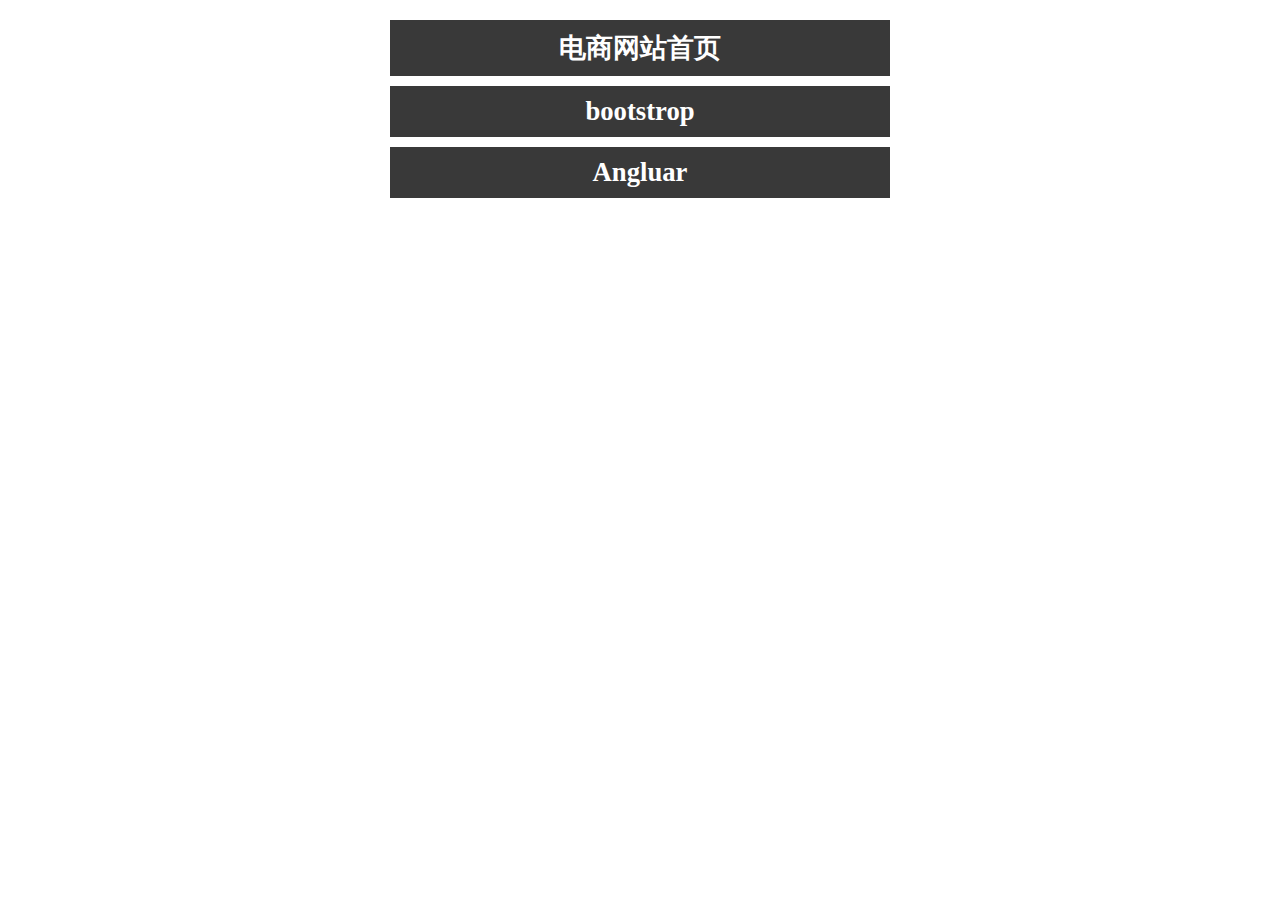
<file: index.html>
<!DOCTYPE html>
<html>
 <head>
	  <title>欢迎观看</title>
	  <meta charset="utf-8" />
	  <link rel="stylesheet" type="text/css" href="">
	  <style>
		div{width:500px;height:500px;margin:20px auto;}
		a{color:#fff;font-size:20pt;cursor:pointer;display:block;margin:10px auto;text-decoration:none;background-color:#393939;padding:10px;font-weight:bold;text-align:center;}
		a:hover{color:#ff5a09;}
	  </style>
 </head>
 <body>
	<div>
		<a href="xhhz.12/1-index.html">电商网站首页</a>
		<a href="gart/index.html">bootstrop</a>
		<a href="cfl-14/index.html">Angluar</a>
	</div>
 </body>
</html>
</file>
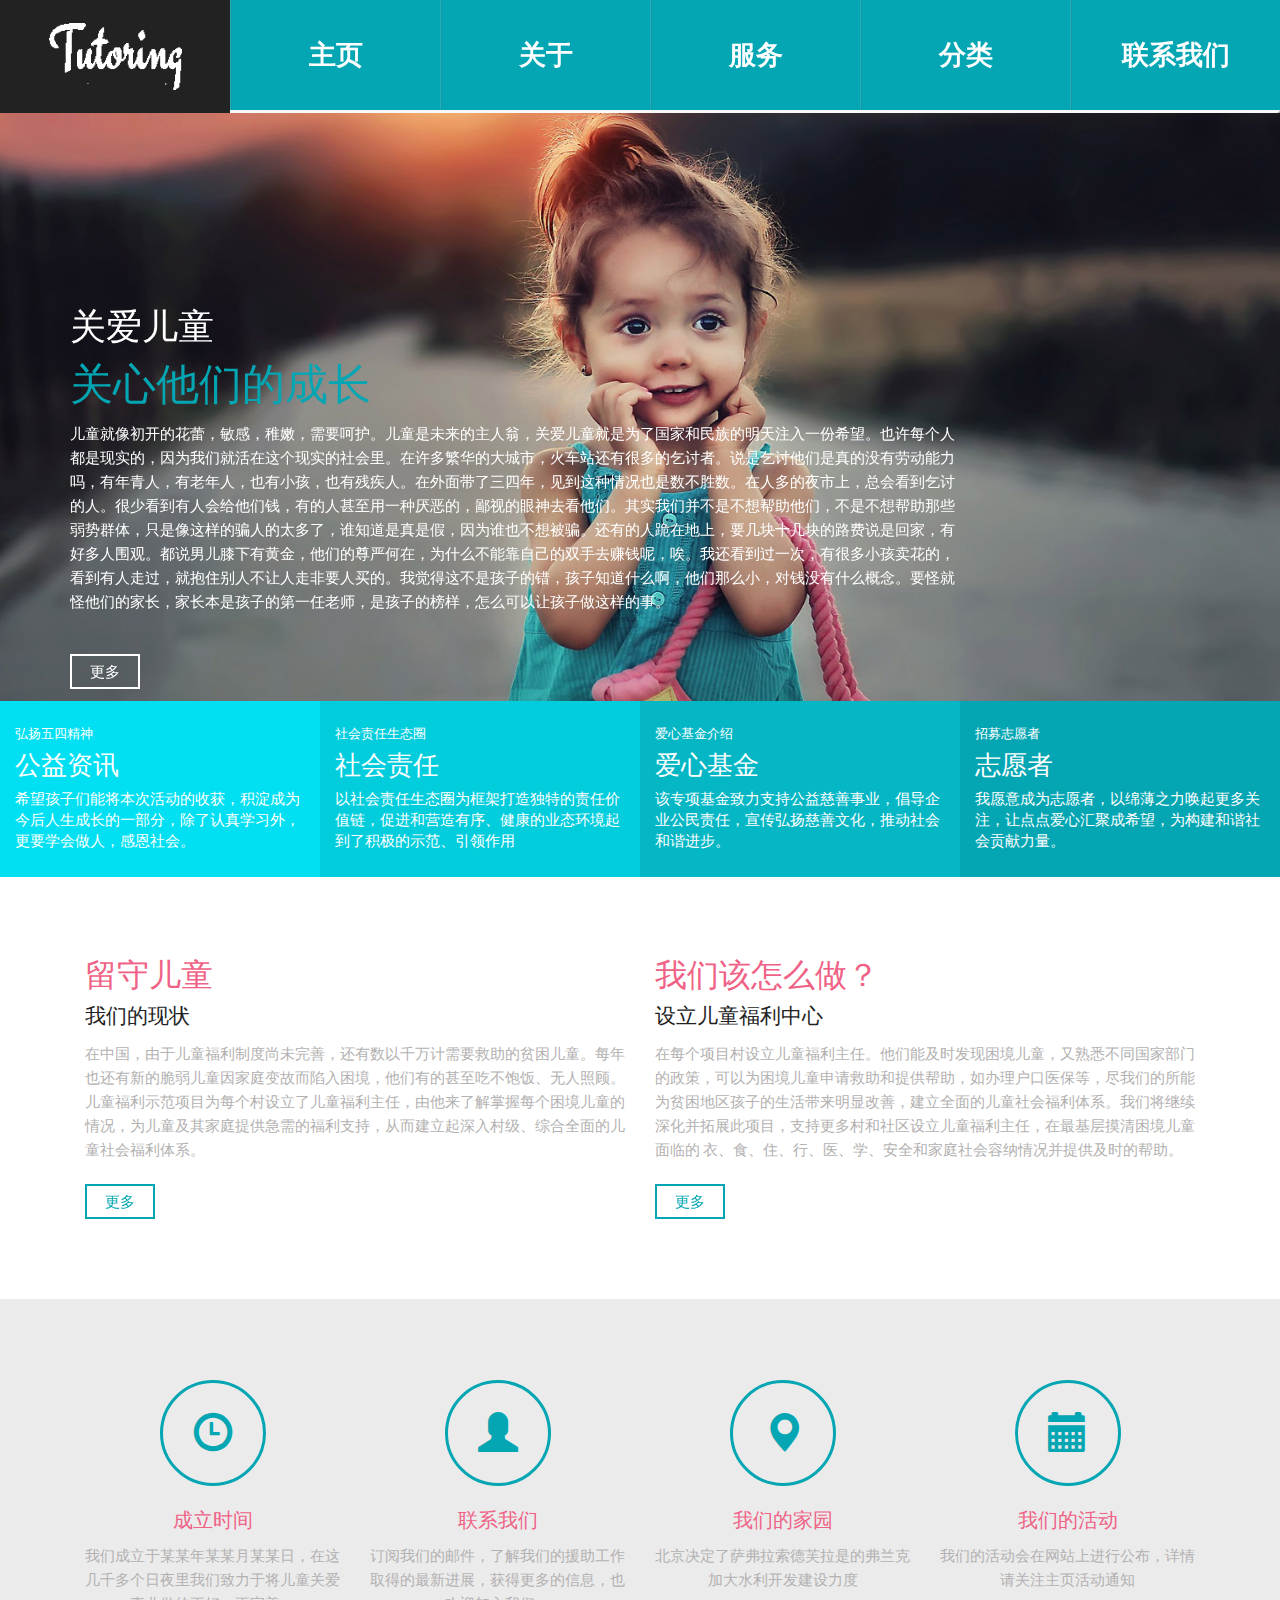
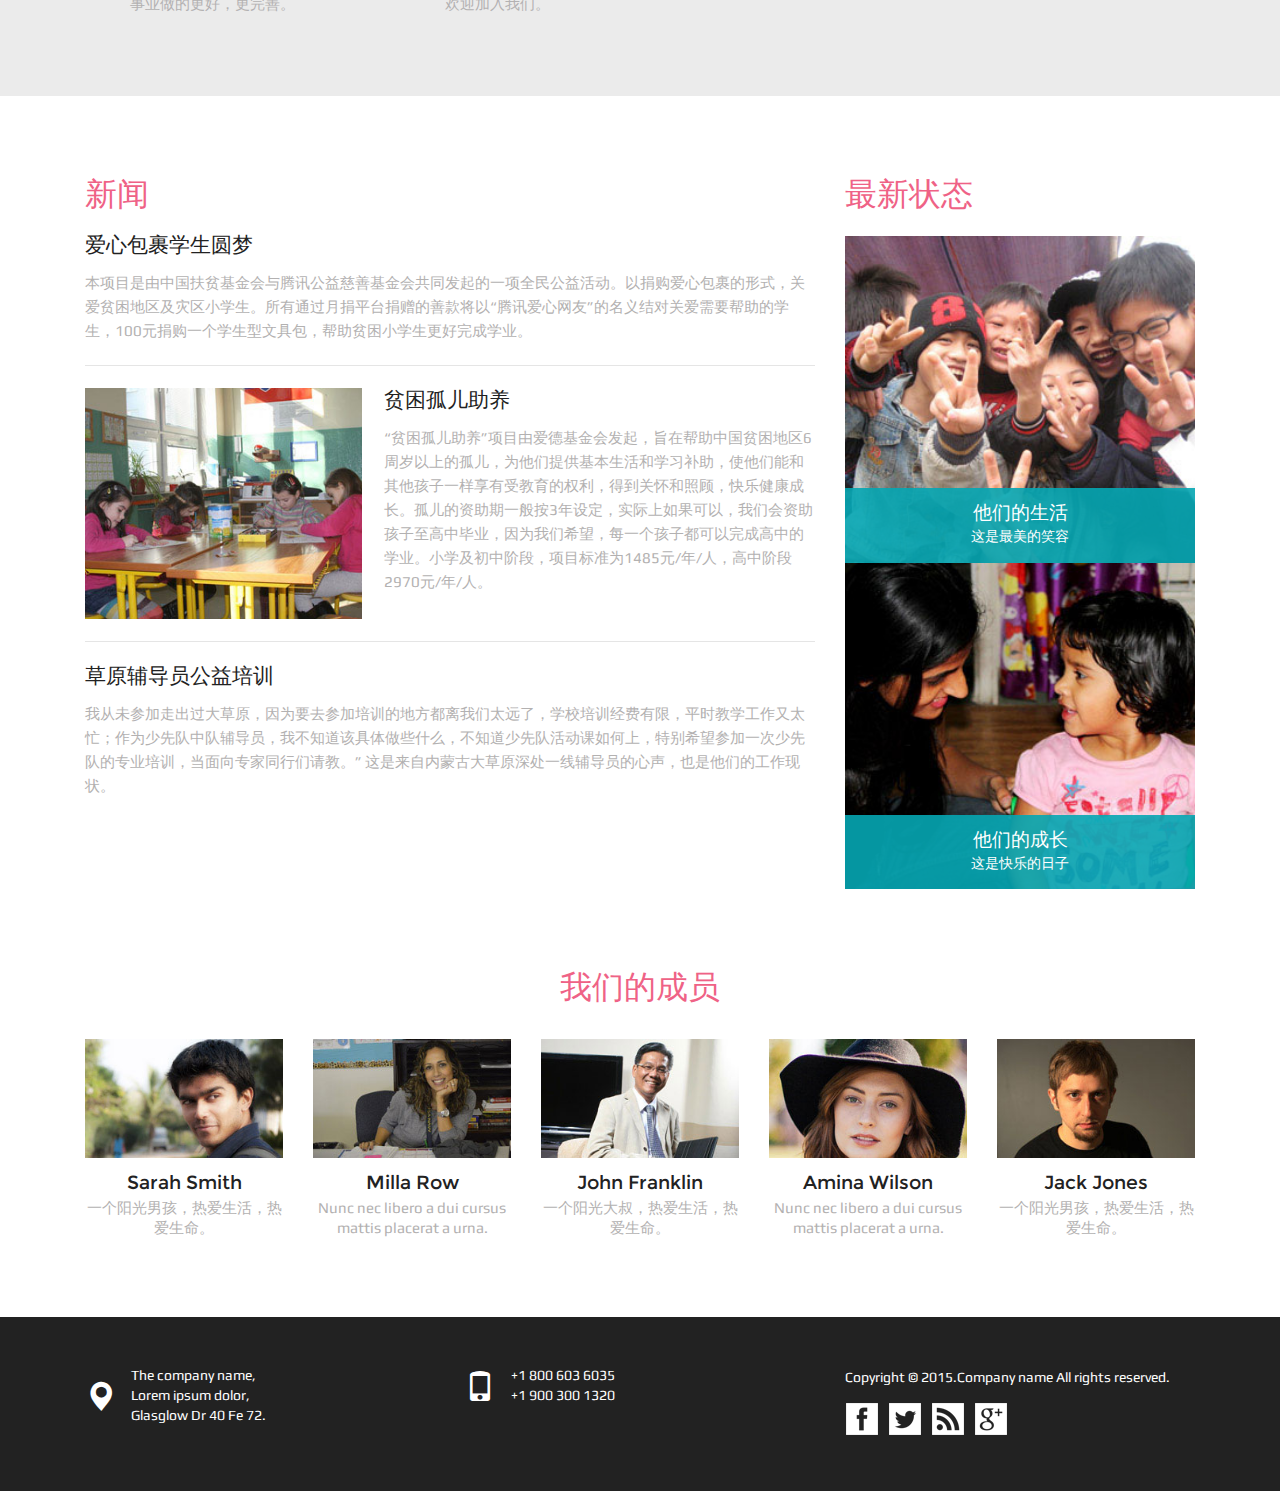
<file: gart/index.html>
<!DOCTYPE html>
<html>
<head>
<title>Home</title>
<meta name="viewport" content="width=device-width, initial-scale=1">
<meta http-equiv="Content-Type" content="text/html; charset=utf-8" />
<meta name="keywords" content="Tutoring Responsive web template, Bootstrap Web Templates, Flat Web Templates" />
<script type="application/x-javascript"> 
	addEventListener("load", function() { setTimeout(hideURLbar, 0); }, false); 
	function hideURLbar(){ window.scrollTo(0,1); }
</script>
<link href="css/bootstrap.css" rel='stylesheet' type='text/css' />
<link href="css/style.css" rel='stylesheet' type='text/css' />
<script src="js/jquery.min.js"></script>
<script src="js/bootstrap.js"></script>
<!---- start-smoth-scrolling---->
<script type="text/javascript" src="js/move-top.js"></script>
<script type="text/javascript" src="js/easing.js"></script>
<script type="text/javascript">
			jQuery(document).ready(function($) {
				$(".scroll").click(function(event){		
					event.preventDefault();
					$('html,body').animate({scrollTop:$(this.hash).offset().top},1000);
				});
			});
		</script>
<!--start-smoth-scrolling-->
</head>
<body>
	<!--头部-->
	<div class="header" id="home">
		<nav class="navbar navbar-default">
			<div class="container-fluid">
			<!-- Brand and toggle get grouped for better mobile display -->
			<div class="navbar-header">
				<button type="button" class="navbar-toggle collapsed" data-toggle="collapse" data-target="#bs-example-navbar-collapse-1" aria-expanded="false">
				<span class="sr-only">Toggle navigation</span>
				<span class="icon-bar"></span>
				<span class="icon-bar"></span>
				<span class="icon-bar"></span>
				</button>
				<a class="navbar-brand" href="index.html"><img src="images/logo.png" alt="" /></a>
			</div>
			<!-- Collect the nav links, forms, and other content for toggling -->
			<div class="collapse navbar-collapse" id="bs-example-navbar-collapse-1">
				<ul class="nav navbar-nav">
					<li class="active"><a href="index.html" class="hvr-bounce-to-top">主页<span class="sr-only">(current)</span></a></li>
					<li><a href="about.html" class="hvr-bounce-to-top">关于</a></li>
					<li><a href="services.html" class="hvr-bounce-to-top">服务</a></li>
					<li><a href="typo.html" class="hvr-bounce-to-top">分类</a></li>
					<li><a href="contact.html" class="hvr-bounce-to-top">联系我们</a></li>
				</ul>
				<div class="clearfix"></div>
			</div>
			</div>
		</nav>
	</div>
	<!--中间轮播-->
	<div class="banner">
		<div class="container">
			<section class="slider">
				<div class="flexslider">
					<ul class="slides">
						<li>
							<div class="banner-top">
								<h1>关爱儿童</h1>
								<h2>关心他们的成长</h2>
								<p>
									儿童就像初开的花蕾，敏感，稚嫩，需要呵护。儿童是未来的主人翁，关爱儿童就是为了国家和民族的明天注入一份希望。也许每个人都是现实的，因为我们就活在这个现实的社会里。在许多繁华的大城市，火车站还有很多的乞讨者。说是乞讨他们是真的没有劳动能力吗，有年青人，有老年人，也有小孩，也有残疾人。在外面带了三四年，见到这种情况也是数不胜数。在人多的夜市上，总会看到乞讨的人。很少看到有人会给他们钱，有的人甚至用一种厌恶的，鄙视的眼神去看他们。其实我们并不是不想帮助他们，不是不想帮助那些弱势群体，只是像这样的骗人的太多了，谁知道是真是假，因为谁也不想被骗。还有的人跪在地上，要几块十几块的路费说是回家，有好多人围观。都说男儿膝下有黄金，他们的尊严何在，为什么不能靠自己的双手去赚钱呢，唉。我还看到过一次，有很多小孩卖花的，看到有人走过，就抱住别人不让人走非要人买的。我觉得这不是孩子的错，孩子知道什么啊，他们那么小，对钱没有什么概念。要怪就怪他们的家长，家长本是孩子的第一任老师，是孩子的榜样，怎么可以让孩子做这样的事。
								</p>
								<div class="bnr-btn">
									<a href="#" class="hvr-shutter-out-horizontal">更多</a>
								</div>
							</div>
						</li>
						<li>
							<div class="banner-top">
								<h1>陪伴儿童</h1>
								<h2>陪伴他们的成长</h2>
								<p>改革开放以来我国的东部沿海城市率先发展起来，人们的生活一天天富足起来。但是在西部山区，有的人却上不起学吃不饱饭，过着衣不蔽体食不果腹的生活。贫富差距是越来越大了，但是我们还是要靠自己的双手过活不是吗？最可恨的是竟然还有出租儿童的，有的人以乞讨为职业，以租一个孩子每月300元，老板却要求孩子每天要来110元，完不成任务不给饭吃，还要皮带伺候。很多被租来的孩子身上青一块紫一块。小孩子每天上千次下跪，膝盖的衣服被磨破，膝盖结了厚厚的老茧。本应享受生活的阳光雨露，依偎在父母的怀里撒娇，可如今却难免让人心生酸楚。这样子的不劳而获，这样的生活又的什么意义呢？自力更生，自己动手丰衣足食难道不是更好吗？</p>
								<div class="bnr-btn">
									<a href="#" class="hvr-shutter-out-horizontal"> 更多</a>
								</div>
							</div>
						</li>
						<li>
							<div class="banner-top">
								<h1>保护儿童</h1>
								<h2>保护他们的天真</h2>
								<p>孩子是祖国的花朵，是七八点钟点的太阳，是我们的希望。每个孩子都应该被宠爱，他们是我们的未来。我们是时候该好好反省自己，好好的保护孩子。每个人都献出一点爱，让世界充满爱，不是更好吗。每个梦想都值得灌溉，眼泪变成雨水就能落下来，每个孩子都应该被宠爱，他们是我们的未来。</p>
								<div class="bnr-btn">
									<a href="#" class="hvr-shutter-out-horizontal">更多</a>
								</div>
							</div>
						</li>
					</ul>
				</div>
			</section>
		</div>
	</div>
	<!--end-banner-->
	<!--FlexSlider-->
	<link rel="stylesheet" href="css/flexslider.css" type="text/css" media="screen" />
	<script defer src="js/jquery.flexslider.js"></script>
	<script type="text/javascript">
    $(window).load(function(){
      $('.flexslider').flexslider({
        animation: "slide",
        start: function(slider){
          $('body').removeClass('loading');
        }
      });
    });
  </script>
	<!--End-slider-script-->	
	<!--start-provide-->
	<div class="provide">
		<div class="col-md-3 provide-left provide-one">
			<h5>弘扬五四精神</h5>
			<h3>公益资讯</h3>
			<p>希望孩子们能将本次活动的收获，积淀成为今后人生成长的一部分，除了认真学习外，更要学会做人，感恩社会。</p>
		</div>
		<div class="col-md-3 provide-left provide-two">
			<h5>社会责任生态圈</h5>
			<h3>社会责任</h3>
			<p>以社会责任生态圈为框架打造独特的责任价值链，促进和营造有序、健康的业态环境起到了积极的示范、引领作用</p>
		</div>
		<div class="col-md-3 provide-left provide-tre">
			<h5>爱心基金介绍</h5>
			<h3>爱心基金</h3>
			<p>该专项基金致力支持公益慈善事业，倡导企业公民责任，宣传弘扬慈善文化，推动社会和谐进步。</p>
		</div>
		<div class="col-md-3 provide-left provide-four">
			<h5>招募志愿者</h5>
			<h3>志愿者</h3>
			<p> 我愿意成为志愿者，以绵薄之力唤起更多关注，让点点爱心汇聚成希望，为构建和谐社会贡献力量。</p>
		</div>
		<div class="clearfix"></div>
	</div>
	<!--end-provide-->
	<!--start-welcome-->
	<div class="welcome">
		<div class="container">
			<div class="welcome-top">
				<div class="col-md-6 welcome-left">
					<h3>留守儿童</h3>
					<h4>我们的现状</h4>
					<p>在中国，由于儿童福利制度尚未完善，还有数以千万计需要救助的贫困儿童。每年也还有新的脆弱儿童因家庭变故而陷入困境，他们有的甚至吃不饱饭、无人照顾。儿童福利示范项目为每个村设立了儿童福利主任，由他来了解掌握每个困境儿童的情况，为儿童及其家庭提供急需的福利支持，从而建立起深入村级、综合全面的儿童社会福利体系。
					</p>
					<div class="w-btn">
						<a href="#" class="hvr-shutter-out-horizontal">更多</a>
					</div>
				</div>
				<div class="col-md-6 welcome-left">
					<h3>我们该怎么做？</h3>
					<h4>设立儿童福利中心</h4>
					<p>在每个项目村设立儿童福利主任。他们能及时发现困境儿童，又熟悉不同国家部门的政策，可以为困境儿童申请救助和提供帮助，如办理户口医保等，尽我们的所能为贫困地区孩子的生活带来明显改善，建立全面的儿童社会福利体系。我们将继续深化并拓展此项目，支持更多村和社区设立儿童福利主任，在最基层摸清困境儿童面临的 衣、食、住、行、医、学、安全和家庭社会容纳情况并提供及时的帮助。</p>
					<div class="w-btn">
						<a href="#" class="hvr-shutter-out-horizontal">更多</a>
					</div>
				</div>
				<div class="clearfix"></div>
			</div>
		</div>
	</div>
	<!--end-welcome-->
	<!--start-join-->
	<div class="join">
		<div class="container">
			<div class="join-main">
				<div class="col-md-3 join-left">
					<span class="glyphicon glyphicon-time" aria-hidden="true"></span>
					<h4>成立时间</h4>
					<p>我们成立于某某年某某月某某日，在这几千多个日夜里我们致力于将儿童关爱事业做的更好，更完善。</p>
				</div>
				<div class="col-md-3 join-left">
					<span class="glyphicon glyphicon-user" aria-hidden="true"></span>
					<h4>联系我们</h4>
					<p>订阅我们的邮件，了解我们的援助工作取得的最新进展，获得更多的信息，也欢迎加入我们。</p>
				</div>
				<div class="col-md-3 join-left">
					<span class="glyphicon glyphicon-map-marker" aria-hidden="true"></span>
					<h4>我们的家园</h4>
					<p>北京决定了萨弗拉索德芙拉是的弗兰克加大水利开发建设力度</p>
				</div>
				<div class="col-md-3 join-left">
					<span class="glyphicon glyphicon-calendar" aria-hidden="true"></span>
					<h4>我们的活动</h4>
					<p>我们的活动会在网站上进行公布，详情请关注主页活动通知</p>
				</div>
				<div class="clearfix"></div>
			</div>
		</div>
	</div>
	<!--end-join-->
	<!--start-news-->
	<div class="news">
		<div class="container">
			<div class="news-top">
				<div class="col-md-8 news-left">
					<div class="news-heading">
						<h3>新闻</h3>
					</div>
					<div class="news-bottom">
						<h4>爱心包裹学生圆梦</h4>
						<p>本项目是由中国扶贫基金会与腾讯公益慈善基金会共同发起的一项全民公益活动。以捐购爱心包裹的形式，关爱贫困地区及灾区小学生。所有通过月捐平台捐赠的善款将以“腾讯爱心网友”的名义结对关爱需要帮助的学生，100元捐购一个学生型文具包，帮助贫困小学生更好完成学业。 </p>
						<div class="news-one">
							<div class="news-one-left">
								<img src="images/n-1.jpg" alt="" />
							</div>
							<div class="news-one-right">
								<h4>贫困孤儿助养</h4>
								<p>“贫困孤儿助养”项目由爱德基金会发起，旨在帮助中国贫困地区6周岁以上的孤儿，为他们提供基本生活和学习补助，使他们能和其他孩子一样享有受教育的权利，得到关怀和照顾，快乐健康成长。孤儿的资助期一般按3年设定，实际上如果可以，我们会资助孩子至高中毕业，因为我们希望，每一个孩子都可以完成高中的学业。小学及初中阶段，项目标准为1485元/年/人，高中阶段2970元/年/人。</p>
							</div>
							<div class="clearfix"></div>
						</div>
						<div class="news-one">
							<h4> 草原辅导员公益培训</h4>
							<p>我从未参加走出过大草原，因为要去参加培训的地方都离我们太远了，学校培训经费有限，平时教学工作又太忙；作为少先队中队辅导员，我不知道该具体做些什么，不知道少先队活动课如何上，特别希望参加一次少先队的专业培训，当面向专家同行们请教。”
							这是来自内蒙古大草原深处一线辅导员的心声，也是他们的工作现状。</p>
						</div>
					</div>
				</div>
				<div class="col-md-4 news-right">
					<div class="news-heading">
						<h3>最新状态</h3>
					</div>
					<div class="news-btm">
						<div class="news-1">
							<img src="images/n-2.jpg" alt="" />
							<div class="n-1">
								<h5>他们的生活</h5>
								<p>这是最美的笑容</p>
							</div>
						</div>
						<div class="news-1">
							<img src="images/n-3.jpg" alt="" />
							<div class="n-1">
								<h5>他们的成长</h5>
								<p>这是快乐的日子</p>
							</div>
						</div>
					</div>
				</div>
				<div class="clearfix"></div>
			</div>
		</div>
	</div>
	<!--end-news-->
	<!--start-teacher-->
	<div class="teacher">
		<div class="container">
			<div class="teacher-top">
				<h3>我们的成员</h3>
			</div>
			<div class="teacher-main">
				<div class="teacher-left">
					<img src="images/t-1.jpg" alt="" />
					<h4>Sarah Smith</h4>
					<p>一个阳光男孩，热爱生活，热爱生命。</p>
				</div>
				<div class="teacher-left">
					<img src="images/t-2.jpg" alt="" />
					<h4>Milla Row</h4>
					<p>Nunc nec libero a dui cursus mattis placerat a urna.</p>
				</div>
				<div class="teacher-left">
					<img src="images/t-3.jpg" alt="" />
					<h4>John Franklin</h4>
					<p>一个阳光大叔，热爱生活，热爱生命。</p>
				</div>
				<div class="teacher-left">
					<img src="images/t-4.jpg" alt="" />
					<h4>Amina Wilson</h4>
					<p>Nunc nec libero a dui cursus mattis placerat a urna.</p>
				</div>
				<div class="teacher-left">
					<img src="images/t-5.jpg" alt="" />
					<h4>Jack Jones</h4>
					<p>一个阳光男孩，热爱生活，热爱生命。</p>
				</div>
				<div class="clearfix"></div>
			</div>
		</div>
	</div>
	<!--end-teacher-->
	<!--start-footer-->
	<div class="footer">
		<div class="container">
			<div class="footer-main">
				<div class="col-md-4 footer-left">
					<span class="glyphicon glyphicon-map-marker map-marker" aria-hidden="true"></span>
					<p>The company name, <span>Lorem ipsum dolor,</span> Glasglow Dr 40 Fe 72.</p>
				</div>
				<div class="col-md-4 footer-left">
					<span class="glyphicon glyphicon-phone map-marker" aria-hidden="true"></span>
					<p>+1 800 603 6035 <span>+1 900 300 1320</span> </p>
				</div>
				<div class="col-md-4 footer-left">
					<p class="footer-class">Copyright &copy; 2015.Company name All rights reserved.</p>
					<ul>
						<li><a href="#"><span class="fb"></span></a></li>
						<li><a href="#"><span class="twit"></span></a></li>
						<li><a href="#"><span class="rss"></span></a></li>
						<li><a href="#"><span class="ggl"></span></a></li>
					</ul>
				</div>
				<div class="clearfix"></div>
			</div>
		</div>
		<script type="text/javascript">
									$(document).ready(function() {
										/*
										var defaults = {
								  			containerID: 'toTop', // fading element id
											containerHoverID: 'toTopHover', // fading element hover id
											scrollSpeed: 1200,
											easingType: 'linear' 
								 		};
										*/
										
										$().UItoTop({ easingType: 'easeOutQuart' });
										
									});
								</script>
		<a href="#home" id="toTop" class="scroll" style="display: block;"> <span id="toTopHover" style="opacity: 1;"> </span></a>
	</div>
	<!--end-footer-->
</body>
</html>
</file>
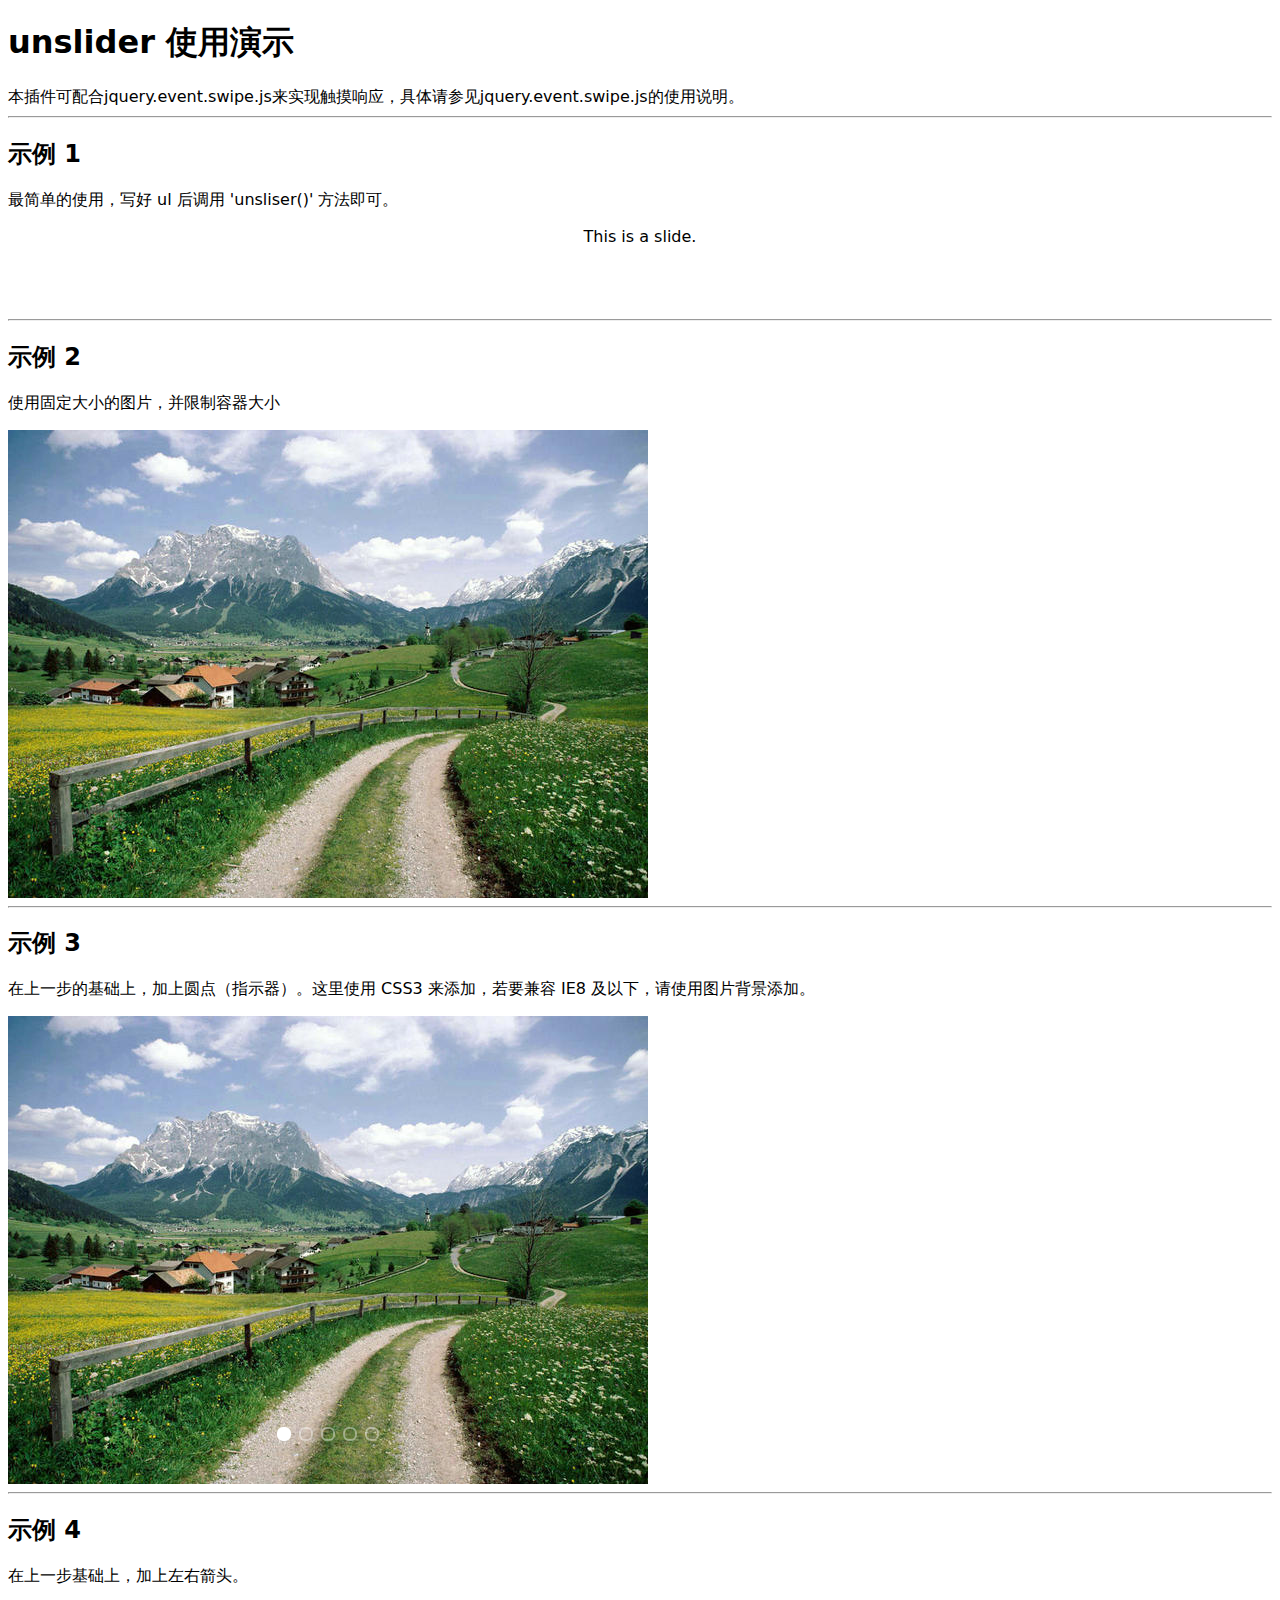
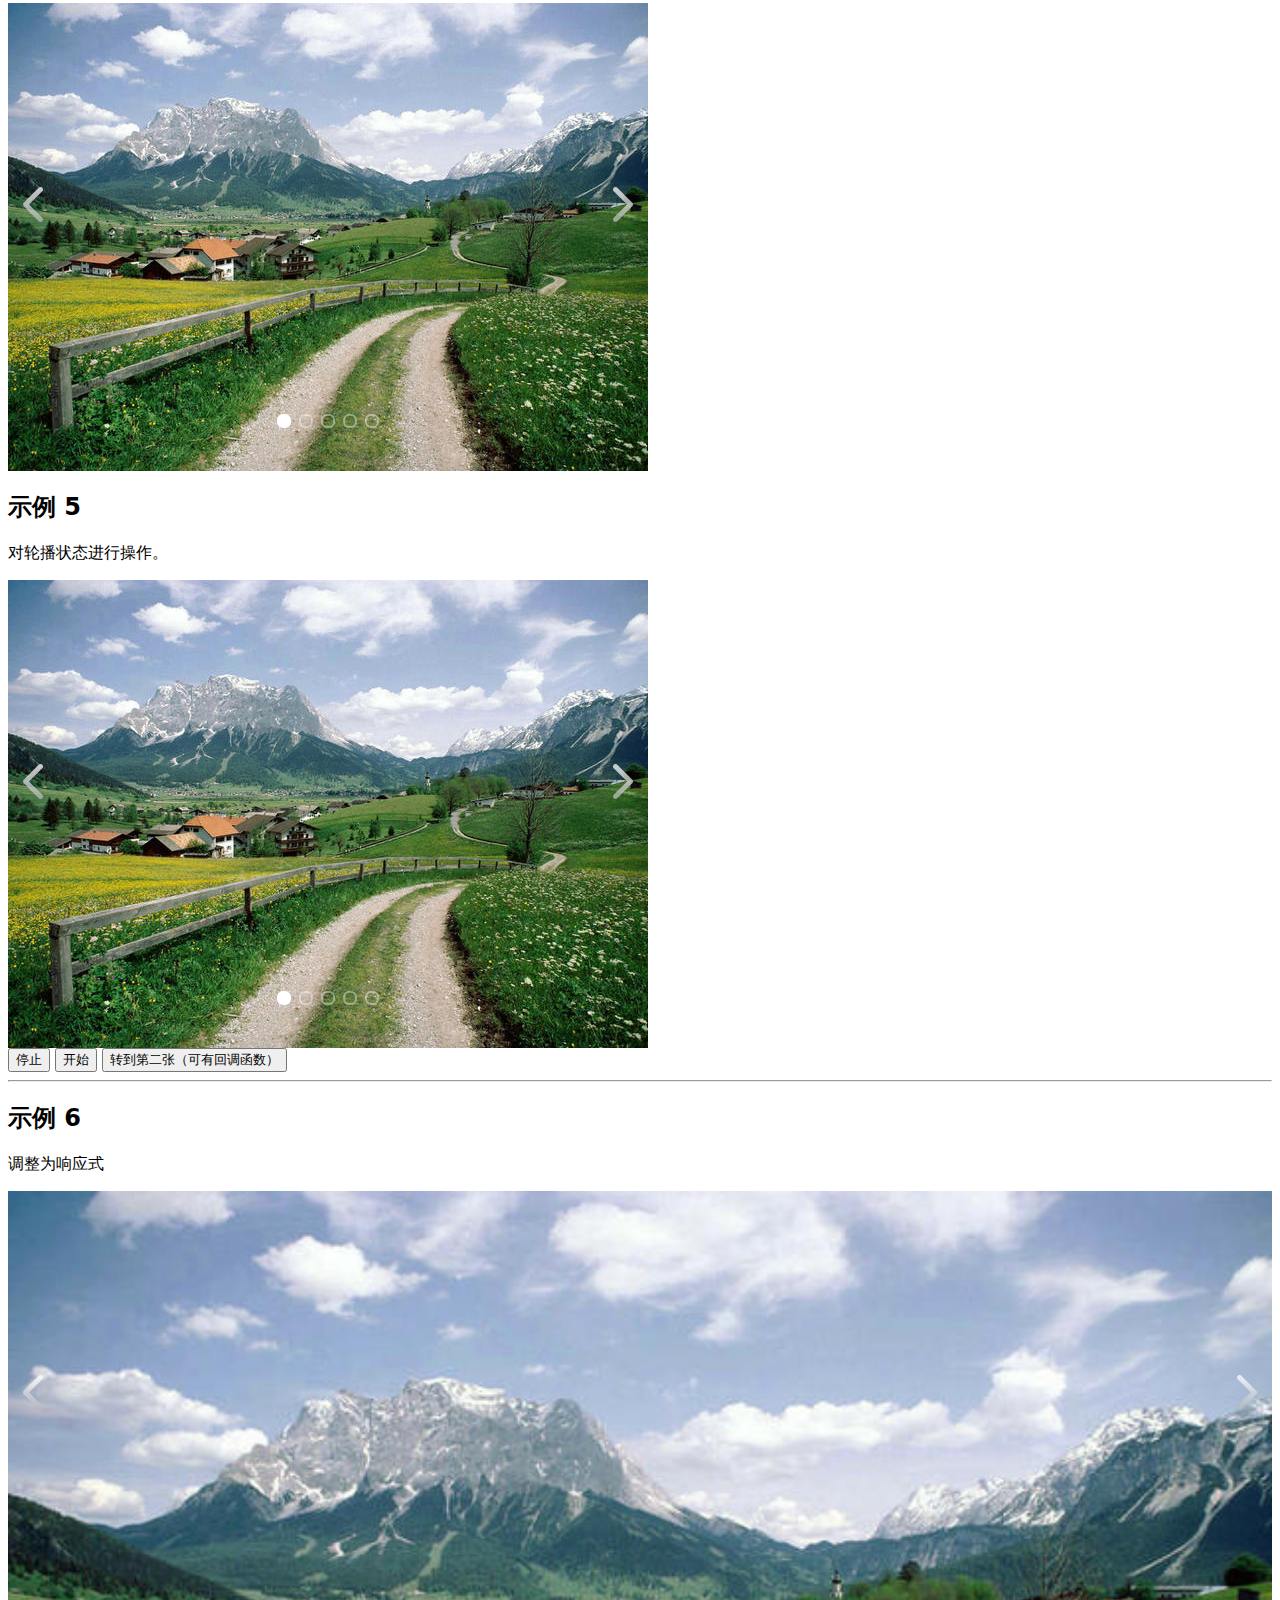
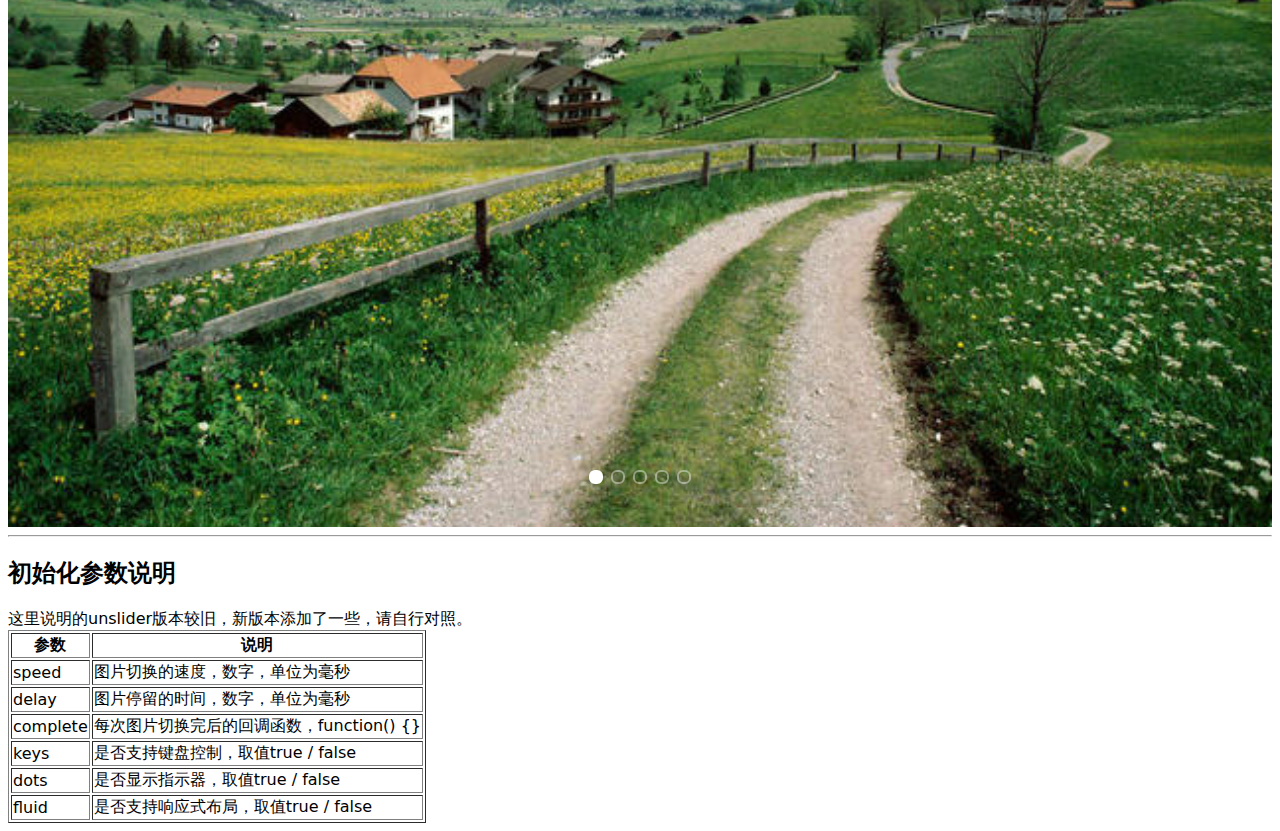
<file: xhhz.12/unslider/index.html>
<!doctype html>
<html>
<head>
<meta charset="utf-8">
<title>unslider演示</title>
<script src="jquery-1.11.1.min.js"></script>
<script src="unslider.min.js"></script>
<style>
html, body { font-family: Segoe, "Segoe UI", "DejaVu Sans", "Trebuchet MS", Verdana, sans-serif;}
ul, ol { padding: 0;}

.banner { position: relative; overflow: auto; text-align: center;}
.banner li { list-style: none; }
.banner ul li { float: left; }
</style>
</head>

<body>

<h1>unslider 使用演示</h1>
<span>本插件可配合jquery.event.swipe.js来实现触摸响应，具体请参见jquery.event.swipe.js的使用说明。</span>
<hr>

<!-- example_01 begin -->
<h2>示例 1</h2>
<span>最简单的使用，写好 ul 后调用 'unsliser()' 方法即可。</span>

<style>
#b01 ul li { height: 100px;}
</style>

<div class="banner" id="b01">
    <ul>
        <li>This is a slide.</li>
        <li>This is another slide.</li>
        <li>This is a final slide.</li>
    </ul>
</div>

<script>
$(document).ready(function(e) {
    $('#b01').unslider();
});
</script>
<!-- example_01 end -->

<hr>

<!-- example_02 begin -->
<h2>示例 2</h2>
<span>使用固定大小的图片，并限制容器大小</span>

<style>
#b02 { width: 640px;}
</style>

<div class="banner" id="b02">
    <ul>
        <li><img src="01.jpg" alt="" width="640" height="480" ></li>
        <li><img src="02.jpg" alt="" width="640" height="480" ></li>
        <li><img src="03.jpg" alt="" width="640" height="480" ></li>
        <li><img src="04.jpg" alt="" width="640" height="480" ></li>
        <li><img src="05.jpg" alt="" width="640" height="480" ></li>
    </ul>
</div>

<script>
$(document).ready(function(e) {
    $('#b02').unslider();
});
</script>
<!-- example_02 end -->

<hr>

<!-- example_03 begin -->
<h2>示例 3</h2>
<span>在上一步的基础上，加上圆点（指示器）。这里使用 CSS3 来添加，若要兼容 IE8 及以下，请使用图片背景添加。</span>

<style>
#b03 { width: 640px;}
#b03 .dots { position: absolute; left: 0; right: 0; bottom: 20px;}
#b03 .dots li 
{ 
	display: inline-block; 
	width: 10px; 
	height: 10px; 
	margin: 0 4px; 
	text-indent: -999em; 
	border: 2px solid #fff; 
	border-radius: 6px; 
	cursor: pointer; 
	opacity: .4; 
	-webkit-transition: background .5s, opacity .5s; 
	-moz-transition: background .5s, opacity .5s; 
	transition: background .5s, opacity .5s;
}
#b03 .dots li.active 
{
	background: #fff;
	opacity: 1;
}
</style>

<div class="banner" id="b03">
    <ul>
        <li><img src="01.jpg" alt="" width="640" height="480" ></li>
        <li><img src="02.jpg" alt="" width="640" height="480" ></li>
        <li><img src="03.jpg" alt="" width="640" height="480" ></li>
        <li><img src="04.jpg" alt="" width="640" height="480" ></li>
        <li><img src="05.jpg" alt="" width="640" height="480" ></li>
    </ul>
</div>

<script>
$(document).ready(function(e) {
    $('#b03').unslider({
		dots: true
	});
});
</script>
<!-- example_03 end -->

<hr>

<!-- example_04 begin -->
<h2>示例 4</h2>
<span>在上一步基础上，加上左右箭头。</span>

<style>
#b04 { width: 640px;}
#b04 .dots { position: absolute; left: 0; right: 0; bottom: 20px;}
#b04 .dots li 
{ 
	display: inline-block; 
	width: 10px; 
	height: 10px; 
	margin: 0 4px; 
	text-indent: -999em; 
	border: 2px solid #fff; 
	border-radius: 6px; 
	cursor: pointer; 
	opacity: .4; 
	-webkit-transition: background .5s, opacity .5s; 
	-moz-transition: background .5s, opacity .5s; 
	transition: background .5s, opacity .5s;
}
#b04 .dots li.active 
{
	background: #fff;
	opacity: 1;
}
#b04 .arrow { position: absolute; top: 200px;}
#b04 #al { left: 15px;}
#b04 #ar { right: 15px;}
</style>

<div class="banner" id="b04">
    <ul>
        <li><img src="01.jpg" alt="" width="640" height="480" ></li>
        <li><img src="02.jpg" alt="" width="640" height="480" ></li>
        <li><img src="03.jpg" alt="" width="640" height="480" ></li>
        <li><img src="04.jpg" alt="" width="640" height="480" ></li>
        <li><img src="05.jpg" alt="" width="640" height="480" ></li>
    </ul>
    <a href="javascript:void(0);" class="unslider-arrow04 prev"><img class="arrow" id="al" src="arrowl.png" alt="prev" width="20" height="35"></a>
    <a href="javascript:void(0);" class="unslider-arrow04 next"><img class="arrow" id="ar" src="arrowr.png" alt="next" width="20" height="37"></a>
</div>

<script>
$(document).ready(function(e) {
    var unslider04 = $('#b04').unslider({
		dots: true
	}),
	data04 = unslider04.data('unslider');
	
	$('.unslider-arrow04').click(function() {
        var fn = this.className.split(' ')[1];
        data04[fn]();
    });
});
</script>
<!-- example_04 end -->

<!-- example_05 begin -->
<h2>示例 5</h2>
<span>对轮播状态进行操作。</span>

<style>
#b05 { width: 640px;}
#b05 .dots { position: absolute; left: 0; right: 0; bottom: 20px;}
#b05 .dots li 
{ 
	display: inline-block; 
	width: 10px; 
	height: 10px; 
	margin: 0 4px; 
	text-indent: -999em; 
	border: 2px solid #fff; 
	border-radius: 6px; 
	cursor: pointer; 
	opacity: .4; 
	-webkit-transition: background .5s, opacity .5s; 
	-moz-transition: background .5s, opacity .5s; 
	transition: background .5s, opacity .5s;
}
#b05 .dots li.active 
{
	background: #fff;
	opacity: 1;
}
#b05 .arrow { position: absolute; top: 200px;}
#b05 #al { left: 15px;}
#b05 #ar { right: 15px;}
</style>

<div class="banner" id="b05">
    <ul>
        <li><img src="01.jpg" alt="" width="640" height="480" ></li>
        <li><img src="02.jpg" alt="" width="640" height="480" ></li>
        <li><img src="03.jpg" alt="" width="640" height="480" ></li>
        <li><img src="04.jpg" alt="" width="640" height="480" ></li>
        <li><img src="05.jpg" alt="" width="640" height="480" ></li>
    </ul>
    <a href="javascript:void(0);" class="unslider-arrow05 prev"><img class="arrow" id="al" src="arrowl.png" alt="prev" width="20" height="35"></a>
    <a href="javascript:void(0);" class="unslider-arrow05 next"><img class="arrow" id="ar" src="arrowr.png" alt="next" width="20" height="37"></a>
</div>

<button id="stop">停止</button>
<button id="start">开始</button>
<button id="move">转到第二张（可有回调函数）</button>

<script>
$(document).ready(function(e) {
    var unslider05 = $('#b05').unslider({
		dots: true
	}),
	data05 = unslider05.data('unslider');
	
	$('.unslider-arrow05').click(function() {
        var fn = this.className.split(' ')[1];
        data05('unslider')[fn]();
    });
	
	$("#stop").click(function() {
		data05.stop();
	});
	
	$("#start").click(function() {
		data05.start();
	});
	
	$("#move").click(function() {
		data05.move(1, function() {});
	});
});
</script>
<!-- example_04 end -->

<hr>

<!-- example_06 begin -->
<h2>示例 6</h2>
<span>调整为响应式</span>

<style>
#b06 { width: 640px;}
#b06 .dots { position: absolute; left: 0; right: 0; bottom: 20px;}
#b06 .dots li 
{ 
	display: inline-block; 
	width: 10px; 
	height: 10px; 
	margin: 0 4px; 
	text-indent: -999em; 
	border: 2px solid #fff; 
	border-radius: 6px; 
	cursor: pointer; 
	opacity: .4; 
	-webkit-transition: background .5s, opacity .5s; 
	-moz-transition: background .5s, opacity .5s; 
	transition: background .5s, opacity .5s;
}
#b06 .dots li.active 
{
	background: #fff;
	opacity: 1;
}
#b06 .arrow { position: absolute; top: 200px;}
#b06 #al { left: 15px;}
#b06 #ar { right: 15px;}
</style>

<div class="banner" id="b06">
    <ul>
        <li><img class="sliderimg" src="01.jpg" alt="" width="100%" ></li>
        <li><img class="sliderimg" src="02.jpg" alt="" width="100%" ></li>
        <li><img class="sliderimg" src="03.jpg" alt="" width="100%" ></li>
        <li><img class="sliderimg" src="04.jpg" alt="" width="100%" ></li>
        <li><img class="sliderimg" src="05.jpg" alt="" width="100%" ></li>
    </ul>
    <a href="javascript:void(0);" class="unslider-arrow06 prev"><img class="arrow" id="al" src="arrowl.png" alt="prev" width="20" height="35"></a>
    <a href="javascript:void(0);" class="unslider-arrow06 next"><img class="arrow" id="ar" src="arrowr.png" alt="next" width="20" height="37"></a>
</div>

<script>
function imgReload()
{
	var imgHeight = 0;
	var wtmp = $("body").width();
	$("#b06 ul li").each(function(){
        $(this).css({width:wtmp + "px"});
    });
	$(".sliderimg").each(function(){
		$(this).css({width:wtmp + "px"});
		imgHeight = $(this).height();
	});
}

$(window).resize(function(){imgReload();});

$(document).ready(function(e) {
	imgReload();
    var unslider06 = $('#b06').unslider({
		dots: true,
		fluid: true
	}),
	data06 = unslider06.data('unslider');
	
	$('.unslider-arrow06').click(function() {
        var fn = this.className.split(' ')[1];
        data06[fn]();
    });
});
</script>
<!-- example_06 end -->

<hr>

<h2>初始化参数说明</h2>
<span>这里说明的unslider版本较旧，新版本添加了一些，请自行对照。</span>
<table border="1">
	<thead>
    	<th>参数</th><th>说明</th>
    </thead>
    <tbody>
    	<tr>
    		<td>speed</td>
    		<td>图片切换的速度，数字，单位为毫秒</td>
    	</tr>
    	<tr>
    		<td>delay</td>
    		<td>图片停留的时间，数字，单位为毫秒</td>
    	</tr>
    	<tr>
    		<td>complete</td>
    		<td>每次图片切换完后的回调函数，function() {}</td>
    	</tr>
    	<tr>
    		<td>keys</td>
    		<td>是否支持键盘控制，取值true / false</td>
    	</tr>
    	<tr>
    		<td>dots</td>
    		<td>是否显示指示器，取值true / false</td>
    	</tr>
    	<tr>
    		<td>fluid</td>
    		<td>是否支持响应式布局，取值true / false</td>
    	</tr>
    </tbody>
</table>
</body>
</html>
</file>
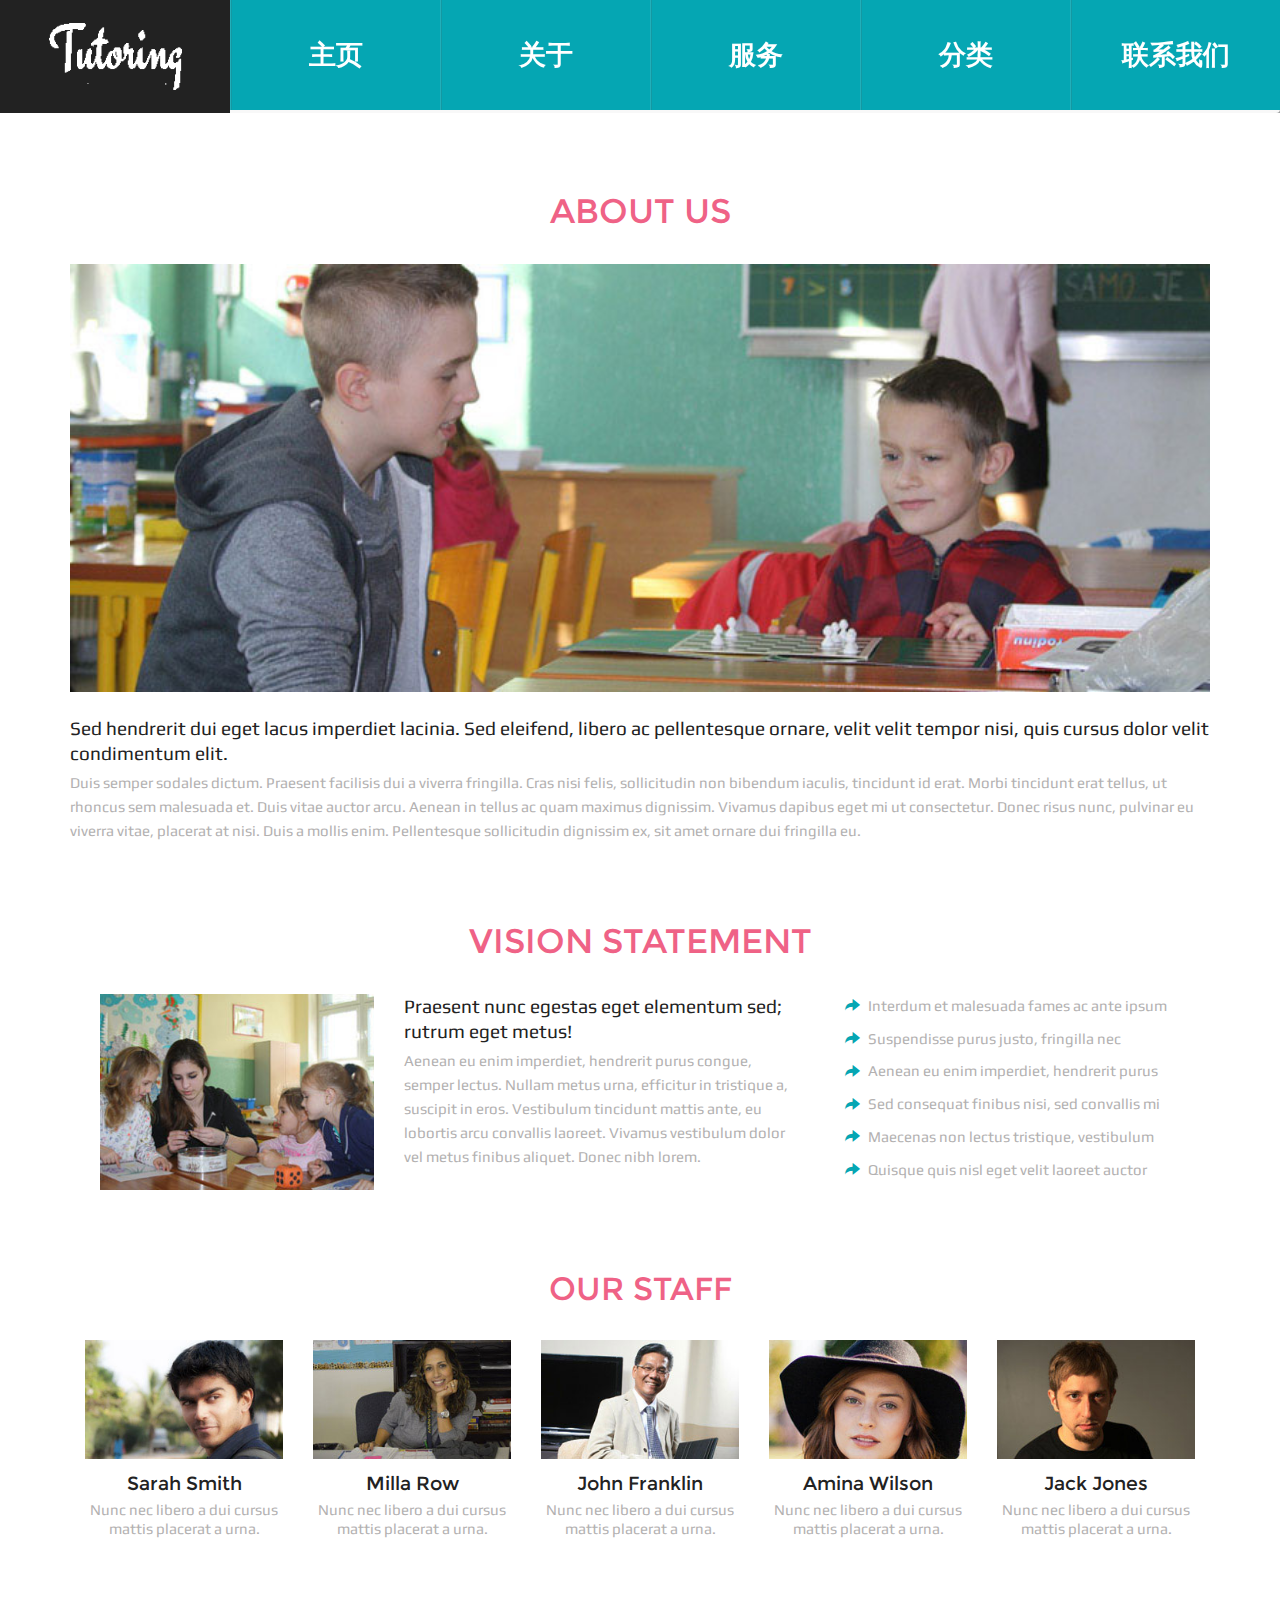
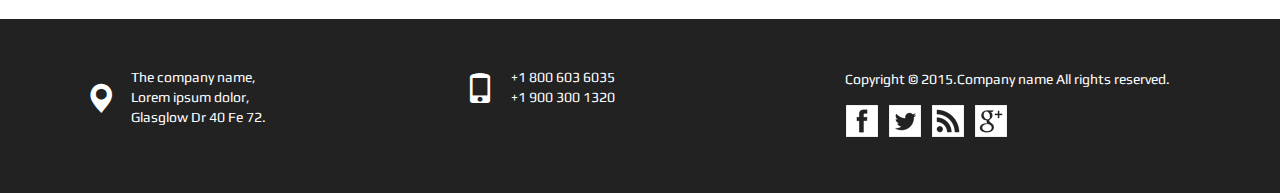
<file: gart/about.html>
<!DOCTYPE html>
<html>
<head>
<title>About</title>
<meta name="viewport" content="width=device-width, initial-scale=1">
<meta http-equiv="Content-Type" content="text/html; charset=utf-8" />
<meta name="keywords" content="Tutoring Responsive web template, Bootstrap Web Templates, Flat Web Templates, Andriod Compatible web template, 
Smartphone Compatible web template, free webdesigns for Nokia, Samsung, LG, SonyErricsson, Motorola web design" />
<script type="application/x-javascript"> addEventListener("load", function() { setTimeout(hideURLbar, 0); }, false); function hideURLbar(){ window.scrollTo(0,1); } </script>
<link href="css/bootstrap.css" rel='stylesheet' type='text/css' />
<link href="css/style.css" rel='stylesheet' type='text/css' />
<script src="js/jquery.min.js"></script>
<script src="js/bootstrap.js"></script>
<!---- start-smoth-scrolling---->
<script type="text/javascript" src="js/move-top.js"></script>
<script type="text/javascript" src="js/easing.js"></script>
<script type="text/javascript">
			jQuery(document).ready(function($) {
				$(".scroll").click(function(event){		
					event.preventDefault();
					$('html,body').animate({scrollTop:$(this.hash).offset().top},1000);
				});
			});
		</script>
<!--start-smoth-scrolling-->
</head>
<body>
	<!--start-header-->
		<div class="header" id="home">
		<nav class="navbar navbar-default">
			<div class="container-fluid">
			<!-- Brand and toggle get grouped for better mobile display -->
			<div class="navbar-header">
				<button type="button" class="navbar-toggle collapsed" data-toggle="collapse" data-target="#bs-example-navbar-collapse-1" aria-expanded="false">
				<span class="sr-only">Toggle navigation</span>
				<span class="icon-bar"></span>
				<span class="icon-bar"></span>
				<span class="icon-bar"></span>
				</button>
				<a class="navbar-brand" href="index.html"><img src="images/logo.png" alt="" /></a>
			</div>
			<!-- Collect the nav links, forms, and other content for toggling -->
			<div class="collapse navbar-collapse" id="bs-example-navbar-collapse-1">
				<ul class="nav navbar-nav">
					<li class="active"><a href="index.html" class="hvr-bounce-to-top">主页<span class="sr-only">(current)</span></a></li>
					<li><a href="about.html" class="hvr-bounce-to-top">关于</a></li>
					<li><a href="services.html" class="hvr-bounce-to-top">服务</a></li>
					<li><a href="typo.html" class="hvr-bounce-to-top">分类</a></li>
					<li><a href="contact.html" class="hvr-bounce-to-top">联系我们</a></li>
				</ul>
				<div class="clearfix"></div>
			</div>
			</div>
		</nav>
	</div>
	<!--end-header-->
	<!--start-about-->
	<div class="about">
		<div class="container">
			<div class="about-top heading">
				<h1>About us</h1>
			</div>
			<div class="about-bottom">
				<img src="images/abt-3.jpg" alt="" />
				<h4>Sed hendrerit dui eget lacus imperdiet lacinia. Sed eleifend, libero ac pellentesque ornare, velit velit tempor nisi, quis cursus dolor velit condimentum elit.</h4>
				<p>Duis semper sodales dictum. Praesent facilisis dui a viverra fringilla. Cras nisi felis, sollicitudin non bibendum iaculis, tincidunt id erat. Morbi tincidunt erat tellus, ut rhoncus sem malesuada et. Duis vitae auctor arcu. Aenean in tellus ac quam maximus dignissim. Vivamus dapibus eget mi ut consectetur. Donec risus nunc, pulvinar eu viverra vitae, placerat at nisi. Duis a mollis enim. Pellentesque sollicitudin dignissim ex, sit amet ornare dui fringilla eu.</p>
			</div>
		</div>
	</div>
	<!--end-vision-->
	<!--start-vision-->
	<div class="vision">
		<div class="container">
			<div class="vision-top heading">
				<h2>VISION STATEMENT</h2>
			</div>
			<div class="vision-bottom">
				<div class="col-md-8 vision-left">
					<div class="col-md-5 vsn-left">
						<img src="images/abt-1.jpg" alt="" />
					</div>
					<div class="col-md-7 vsn-right">
						<h4>Praesent nunc egestas eget elementum sed; rutrum eget metus!</h4>
						<p>Aenean eu enim imperdiet, hendrerit purus congue, semper lectus. Nullam metus urna, efficitur in tristique a, suscipit in eros. Vestibulum tincidunt mattis ante, eu lobortis arcu convallis laoreet. Vivamus vestibulum dolor vel metus finibus aliquet. Donec nibh lorem.</p>
					</div>
					<div class="clearfix"></div>
				</div>
				<div class="col-md-4 vision-right">
					<ul>
						<li><span class="glyphicon glyphicon-share-alt" aria-hidden="true"></span><a href="#">Interdum et malesuada fames ac ante ipsum</a></li>
						<li><span class="glyphicon glyphicon-share-alt" aria-hidden="true"></span><a href="#">Suspendisse purus justo, fringilla nec</a></li>
						<li><span class="glyphicon glyphicon-share-alt" aria-hidden="true"></span><a href="#">Aenean eu enim imperdiet, hendrerit purus</a></li>
						<li><span class="glyphicon glyphicon-share-alt" aria-hidden="true"></span><a href="#">Sed consequat finibus nisi, sed convallis mi</a></li>
						<li><span class="glyphicon glyphicon-share-alt" aria-hidden="true"></span><a href="#">Maecenas non lectus tristique, vestibulum</a></li>
						<li><span class="glyphicon glyphicon-share-alt" aria-hidden="true"></span><a href="#">Quisque quis nisl eget velit laoreet auctor</a></li>
					</ul>
				</div>
				<div class="clearfix"></div>
			</div>
		</div>
	</div>
	<!--end-vision-->
	<!--start-teacher-->
	<div class="teacher">
		<div class="container">
			<div class="teacher-top">
				<h3>our staff</h3>
			</div>
			<div class="teacher-main">
				<div class="teacher-left">
					<img src="images/t-1.jpg" alt="" />
					<h4>Sarah Smith</h4>
					<p>Nunc nec libero a dui cursus mattis placerat a urna.</p>
				</div>
				<div class="teacher-left">
					<img src="images/t-2.jpg" alt="" />
					<h4>Milla Row</h4>
					<p>Nunc nec libero a dui cursus mattis placerat a urna.</p>
				</div>
				<div class="teacher-left">
					<img src="images/t-3.jpg" alt="" />
					<h4>John Franklin</h4>
					<p>Nunc nec libero a dui cursus mattis placerat a urna.</p>
				</div>
				<div class="teacher-left">
					<img src="images/t-4.jpg" alt="" />
					<h4>Amina Wilson</h4>
					<p>Nunc nec libero a dui cursus mattis placerat a urna.</p>
				</div>
				<div class="teacher-left">
					<img src="images/t-5.jpg" alt="" />
					<h4>Jack Jones</h4>
					<p>Nunc nec libero a dui cursus mattis placerat a urna.</p>
				</div>
				<div class="clearfix"></div>
			</div>
		</div>
	</div>
	<!--end-teacher-->
	<!--start-footer-->
	<div class="footer">
		<div class="container">
			<div class="footer-main">
				<div class="col-md-4 footer-left">
					<span class="glyphicon glyphicon-map-marker map-marker" aria-hidden="true"></span>
					<p>The company name, <span>Lorem ipsum dolor,</span> Glasglow Dr 40 Fe 72.</p>
				</div>
				<div class="col-md-4 footer-left">
					<span class="glyphicon glyphicon-phone map-marker" aria-hidden="true"></span>
					<p>+1 800 603 6035 <span>+1 900 300 1320</span> </p>
				</div>
				<div class="col-md-4 footer-left">
					<p class="footer-class">Copyright &copy; 2015.Company name All rights reserved.</p>
					<ul>
						<li><a href="#"><span class="fb"></span></a></li>
						<li><a href="#"><span class="twit"></span></a></li>
						<li><a href="#"><span class="rss"></span></a></li>
						<li><a href="#"><span class="ggl"></span></a></li>
					</ul>
				</div>
				<div class="clearfix"></div>
			</div>
		</div>
		<script type="text/javascript">
									$(document).ready(function() {
										/*
										var defaults = {
								  			containerID: 'toTop', // fading element id
											containerHoverID: 'toTopHover', // fading element hover id
											scrollSpeed: 1200,
											easingType: 'linear' 
								 		};
										*/
										
										$().UItoTop({ easingType: 'easeOutQuart' });
										
									});
								</script>
		<a href="#home" id="toTop" class="scroll" style="display: block;"> <span id="toTopHover" style="opacity: 1;"> </span></a>
	</div>
	<!--end-footer-->
</body>
</html>
</file>
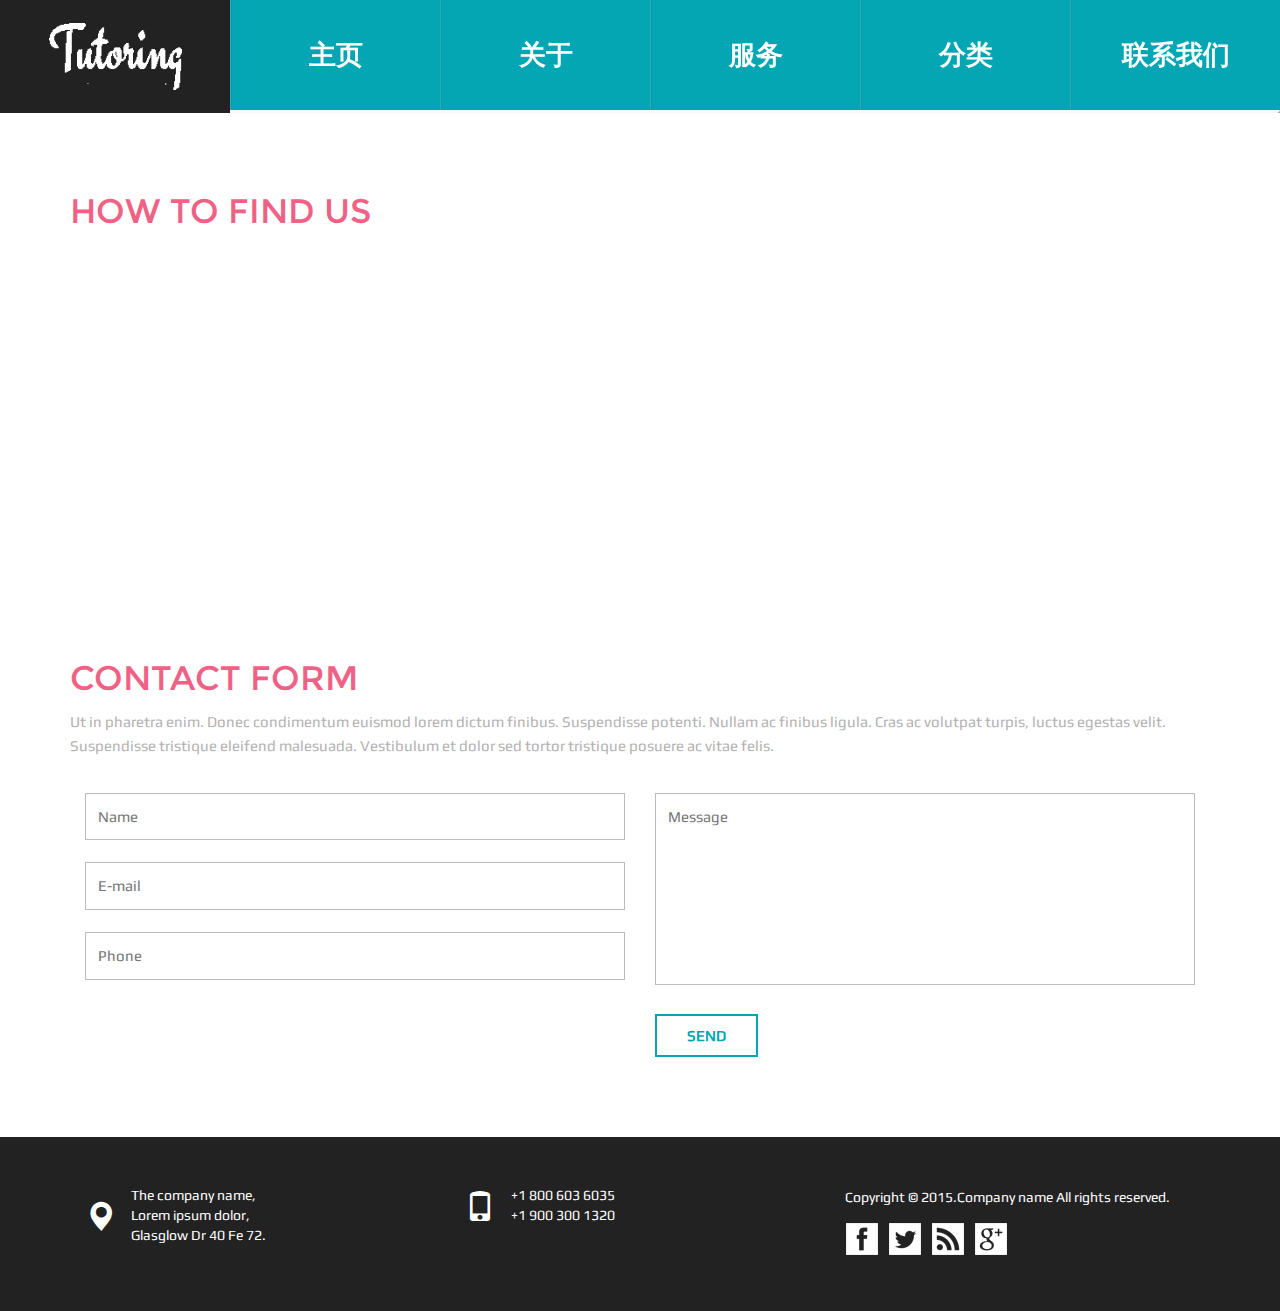
<file: gart/contact.html>
<!DOCTYPE html>
<html>
<head>
<title>Contact</title>
<meta name="viewport" content="width=device-width, initial-scale=1">
<meta http-equiv="Content-Type" content="text/html; charset=utf-8" />
<meta name="keywords" content="Tutoring Responsive web template, Bootstrap Web Templates, Flat Web Templates, Andriod Compatible web template, 
Smartphone Compatible web template, free webdesigns for Nokia, Samsung, LG, SonyErricsson, Motorola web design" />
<script type="application/x-javascript"> addEventListener("load", function() { setTimeout(hideURLbar, 0); }, false); function hideURLbar(){ window.scrollTo(0,1); } </script>
<link href="css/bootstrap.css" rel='stylesheet' type='text/css' />
<link href="css/style.css" rel='stylesheet' type='text/css' />
<script src="js/jquery.min.js"></script>
<script src="js/bootstrap.js"></script>
<!---- start-smoth-scrolling---->
<script type="text/javascript" src="js/move-top.js"></script>
<script type="text/javascript" src="js/easing.js"></script>
<script type="text/javascript">
			jQuery(document).ready(function($) {
				$(".scroll").click(function(event){		
					event.preventDefault();
					$('html,body').animate({scrollTop:$(this.hash).offset().top},1000);
				});
			});
		</script>
<!--start-smoth-scrolling-->
</head>
<body>
	<!--start-header-->
	<div class="header" id="home">
		<nav class="navbar navbar-default">
			<div class="container-fluid">
			<!-- Brand and toggle get grouped for better mobile display -->
			<div class="navbar-header">
				<button type="button" class="navbar-toggle collapsed" data-toggle="collapse" data-target="#bs-example-navbar-collapse-1" aria-expanded="false">
				<span class="sr-only">Toggle navigation</span>
				<span class="icon-bar"></span>
				<span class="icon-bar"></span>
				<span class="icon-bar"></span>
				</button>
				<a class="navbar-brand" href="index.html"><img src="images/logo.png" alt="" /></a>
			</div>
			<!-- Collect the nav links, forms, and other content for toggling -->
			<div class="collapse navbar-collapse" id="bs-example-navbar-collapse-1">
				<ul class="nav navbar-nav">
					<li class="active"><a href="index.html" class="hvr-bounce-to-top">主页<span class="sr-only">(current)</span></a></li>
					<li><a href="about.html" class="hvr-bounce-to-top">关于</a></li>
					<li><a href="services.html" class="hvr-bounce-to-top">服务</a></li>
					<li><a href="typo.html" class="hvr-bounce-to-top">分类</a></li>
					<li><a href="contact.html" class="hvr-bounce-to-top">联系我们</a></li>
				</ul>
				<div class="clearfix"></div>
			</div>
			</div>
		</nav>
	</div>
	<!--end-header-->
	<!--start-contact-->
	<div class="map">
		<div class="container">
			<div class="map-top heading">
				<h1>how to find us</h1>
			</div>
			<div class="map-bottom">
				<iframe src="https://www.google.com/maps/embed?pb=!1m18!1m12!1m3!1d80478.53306167186!2d5.31346505!3d50.924565!2m3!1f0!2f0!3f0!3m2!1i1024!2i768!4f13.1!3m3!1m2!1s0x47c12183ded75db7%3A0xf7cb7b027e7e2181!2sHasselt%2C+Belgium!5e0!3m2!1sen!2sin!4v1435227092642" frameborder="0" style="border:0" allowfullscreen></iframe>
			</div>
		</div>
	</div>
	<!--end-contact-->
	<!--start-contact-->
	<div class="contact">
		<div class="container">
			<div class="contact-top heading">
				<h2>CONTACT FORM</h2>
				<p>Ut in pharetra enim. Donec condimentum euismod lorem dictum finibus. Suspendisse potenti. Nullam ac finibus ligula. Cras ac volutpat turpis, luctus egestas velit. Suspendisse tristique eleifend malesuada.  Vestibulum et dolor sed tortor tristique posuere ac vitae felis.</p>
			</div>
			<div class="contact-bottom"> 
				<div class="col-md-6 contact-left"> 
					<form>
						<input type="text" placeholder="Name" required="">
						<input type="text" placeholder="E-mail" required="">
						<input type="text" placeholder="Phone" required="">
					</form>
				</div>
				<div class="col-md-6 contact-left">
					<form>
						<textarea placeholder="Message"></textarea>
						<input type="submit" value="SEND">
					</form>	
				</div>
				<div class="clearfix"> </div>
			</div>
		</div>
	</div>
	<!--end-contact-->
	<!--start-footer-->
	<div class="footer">
		<div class="container">
			<div class="footer-main">
				<div class="col-md-4 footer-left">
					<span class="glyphicon glyphicon-map-marker map-marker" aria-hidden="true"></span>
					<p>The company name, <span>Lorem ipsum dolor,</span> Glasglow Dr 40 Fe 72.</p>
				</div>
				<div class="col-md-4 footer-left">
					<span class="glyphicon glyphicon-phone map-marker" aria-hidden="true"></span>
					<p>+1 800 603 6035 <span>+1 900 300 1320</span> </p>
				</div>
				<div class="col-md-4 footer-left">
					<p class="footer-class">Copyright &copy; 2015.Company name All rights reserved.</p>
					<ul>
						<li><a href="#"><span class="fb"></span></a></li>
						<li><a href="#"><span class="twit"></span></a></li>
						<li><a href="#"><span class="rss"></span></a></li>
						<li><a href="#"><span class="ggl"></span></a></li>
					</ul>
				</div>
				<div class="clearfix"></div>
			</div>
		</div>
		<script type="text/javascript">
									$(document).ready(function() {
										/*
										var defaults = {
								  			containerID: 'toTop', // fading element id
											containerHoverID: 'toTopHover', // fading element hover id
											scrollSpeed: 1200,
											easingType: 'linear' 
								 		};
										*/
										
										$().UItoTop({ easingType: 'easeOutQuart' });
										
									});
								</script>
		<a href="#home" id="toTop" class="scroll" style="display: block;"> <span id="toTopHover" style="opacity: 1;"> </span></a>
	</div>
	<!--end-footer-->
</body>
</html>
</file>
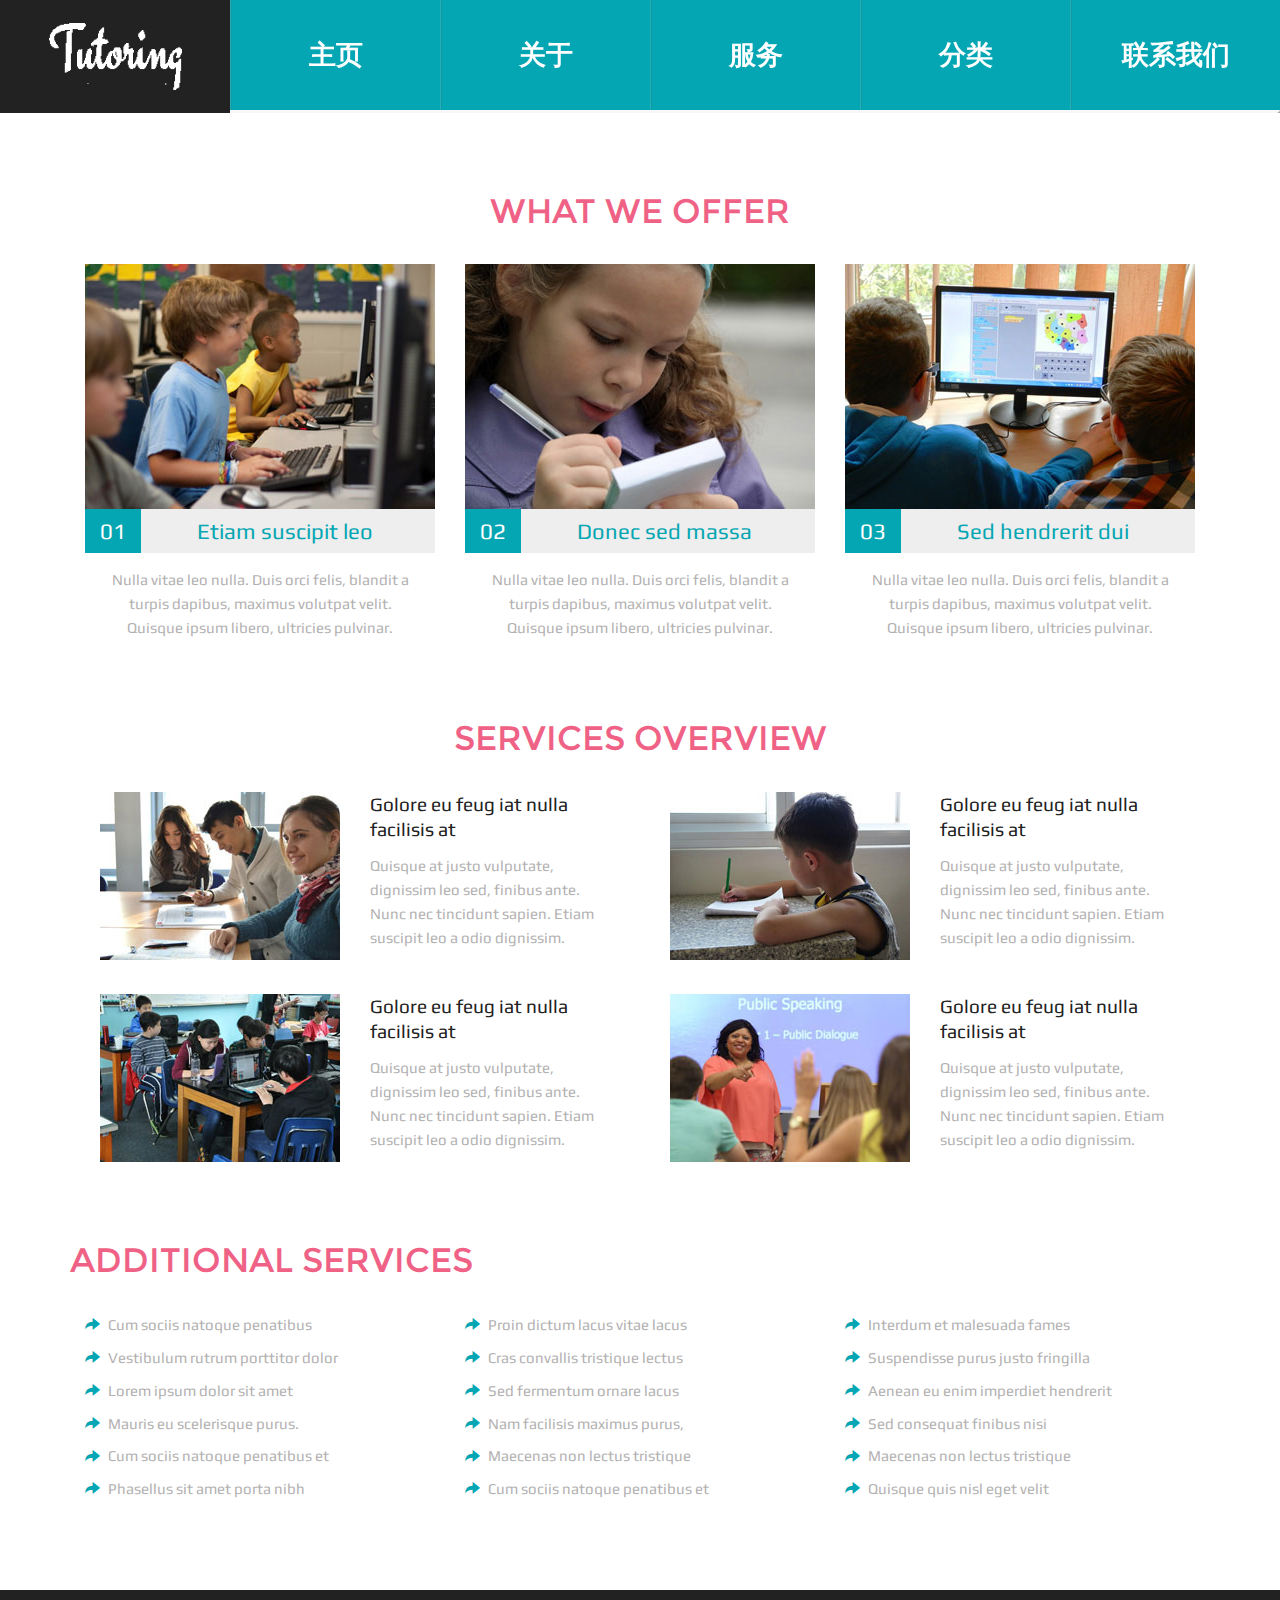
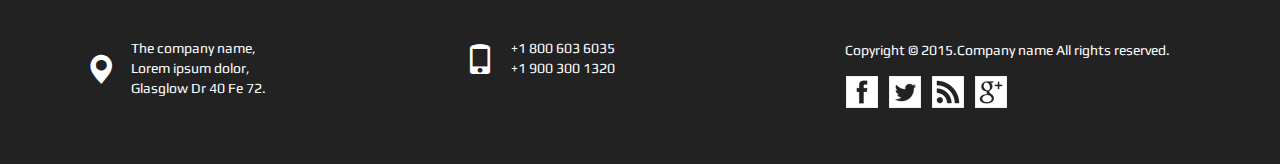
<file: gart/services.html>
<!DOCTYPE html>
<html>
<head>
<title>Services</title>
<meta name="viewport" content="width=device-width, initial-scale=1">
<meta http-equiv="Content-Type" content="text/html; charset=utf-8" />
<meta name="keywords" content="Tutoring Responsive web template, Bootstrap Web Templates, Flat Web Templates, Andriod Compatible web template, 
Smartphone Compatible web template, free webdesigns for Nokia, Samsung, LG, SonyErricsson, Motorola web design" />
<script type="application/x-javascript"> addEventListener("load", function() { setTimeout(hideURLbar, 0); }, false); function hideURLbar(){ window.scrollTo(0,1); } </script>
<link href="css/bootstrap.css" rel='stylesheet' type='text/css' />
<link href="css/style.css" rel='stylesheet' type='text/css' />
<script src="js/jquery.min.js"></script>
<script src="js/bootstrap.js"></script>
<!---- start-smoth-scrolling---->
<script type="text/javascript" src="js/move-top.js"></script>
<script type="text/javascript" src="js/easing.js"></script>
<script type="text/javascript">
			jQuery(document).ready(function($) {
				$(".scroll").click(function(event){		
					event.preventDefault();
					$('html,body').animate({scrollTop:$(this.hash).offset().top},1000);
				});
			});
		</script>
<!--start-smoth-scrolling-->
</head>
<body>
	<!--start-header-->
<div class="header" id="home">
		<nav class="navbar navbar-default">
			<div class="container-fluid">
			<!-- Brand and toggle get grouped for better mobile display -->
			<div class="navbar-header">
				<button type="button" class="navbar-toggle collapsed" data-toggle="collapse" data-target="#bs-example-navbar-collapse-1" aria-expanded="false">
				<span class="sr-only">Toggle navigation</span>
				<span class="icon-bar"></span>
				<span class="icon-bar"></span>
				<span class="icon-bar"></span>
				</button>
				<a class="navbar-brand" href="index.html"><img src="images/logo.png" alt="" /></a>
			</div>
			<!-- Collect the nav links, forms, and other content for toggling -->
			<div class="collapse navbar-collapse" id="bs-example-navbar-collapse-1">
				<ul class="nav navbar-nav">
					<li class="active"><a href="index.html" class="hvr-bounce-to-top">主页<span class="sr-only">(current)</span></a></li>
					<li><a href="about.html" class="hvr-bounce-to-top">关于</a></li>
					<li><a href="services.html" class="hvr-bounce-to-top">服务</a></li>
					<li><a href="typo.html" class="hvr-bounce-to-top">分类</a></li>
					<li><a href="contact.html" class="hvr-bounce-to-top">联系我们</a></li>
				</ul>
				<div class="clearfix"></div>
			</div>
			</div>
		</nav>
	</div>
	<!--end-header-->
	<!--start-what-->
	<div class="services">
		<div class="container">
			<div class="services-top heading">
				<h1>What we offer</h1>
			</div>
			<div class="services-bottom">
				<div class="col-md-4 services-left">
					<img src="images/s-1.jpg" alt="" />
					<h4><span>01</span>Etiam suscipit leo</h4>
					<p>Nulla vitae leo nulla. Duis orci felis, blandit a turpis dapibus, maximus volutpat velit. Quisque ipsum libero, ultricies pulvinar.</p>
				</div>
				<div class="col-md-4 services-left">
					<img src="images/s-2.jpg" alt="" />
					<h4><span>02</span>Donec sed massa</h4>
					<p>Nulla vitae leo nulla. Duis orci felis, blandit a turpis dapibus, maximus volutpat velit. Quisque ipsum libero, ultricies pulvinar.</p>
				</div>
				<div class="col-md-4 services-left">
					<img src="images/s-3.jpg" alt="" />
					<h4><span>03</span>Sed hendrerit dui</h4>
					<p>Nulla vitae leo nulla. Duis orci felis, blandit a turpis dapibus, maximus volutpat velit. Quisque ipsum libero, ultricies pulvinar.</p>
				</div>
				<div class="clearfix"></div>
			</div>
		</div>
	</div>
	<!--end-what-->
	<!--start-over-->
	<div class="over">
		<div class="container">
			<div class="over-top heading">
				<h2>Services overview</h2>
			</div>
			<div class="over-bottom">
				<div class="over-1">
					<div class="col-md-6 over-left">
						<div class="col-md-6 o-left">
							<img src="images/s-4.jpg" alt="" />
						</div>
						<div class="col-md-6 o-left">
							<h4>Golore eu feug iat nulla facilisis at</h4>
							<p>Quisque at justo vulputate, dignissim leo sed, finibus ante. Nunc nec tincidunt sapien. Etiam suscipit leo a odio dignissim.</p>
						</div>
						<div class="clearfix"></div>
					</div>
					<div class="col-md-6 over-left">
						<div class="col-md-6 o-left">
							<img src="images/s-5.jpg" alt="" />
						</div>
						<div class="col-md-6 o-left">
							<h4>Golore eu feug iat nulla facilisis at</h4>
							<p>Quisque at justo vulputate, dignissim leo sed, finibus ante. Nunc nec tincidunt sapien. Etiam suscipit leo a odio dignissim.</p>
						</div>
						<div class="clearfix"></div>
					</div>
					<div class="clearfix"></div>
				</div>
				<div class="over-1">
					<div class="col-md-6 over-left">
						<div class="col-md-6 o-left">
							<img src="images/s-6.jpg" alt="" />
						</div>
						<div class="col-md-6 o-left">
							<h4>Golore eu feug iat nulla facilisis at</h4>
							<p>Quisque at justo vulputate, dignissim leo sed, finibus ante. Nunc nec tincidunt sapien. Etiam suscipit leo a odio dignissim.</p>
						</div>
						<div class="clearfix"></div>
					</div>
					<div class="col-md-6 over-left">
						<div class="col-md-6 o-left">
							<img src="images/s-7.jpg" alt="" />
						</div>
						<div class="col-md-6 o-left">
							<h4>Golore eu feug iat nulla facilisis at</h4>
							<p>Quisque at justo vulputate, dignissim leo sed, finibus ante. Nunc nec tincidunt sapien. Etiam suscipit leo a odio dignissim.</p>
						</div>
						<div class="clearfix"></div>
					</div>
					<div class="clearfix"></div>
				</div>
			</div>
		</div>
	</div>
	<!--end-over-->
	<!--start-additional-->
	<div class="additional">
		<div class="container">
			<div class="additional-top heading">
				<h3>additional Services</h3>
			</div>
			<div class="additional-bottom">
				<div class="col-md-4 additional-left">
					<ul>
						<li><span class="glyphicon glyphicon-share-alt" aria-hidden="true"></span><a href="#">Cum sociis natoque penatibus</a></li>
						<li><span class="glyphicon glyphicon-share-alt" aria-hidden="true"></span><a href="#">Vestibulum rutrum porttitor dolor</a></li>
						<li><span class="glyphicon glyphicon-share-alt" aria-hidden="true"></span><a href="#">Lorem ipsum dolor sit amet</a></li>
						<li><span class="glyphicon glyphicon-share-alt" aria-hidden="true"></span><a href="#">Mauris eu scelerisque purus.</a></li>
						<li><span class="glyphicon glyphicon-share-alt" aria-hidden="true"></span><a href="#">Cum sociis natoque penatibus et</a></li>
						<li><span class="glyphicon glyphicon-share-alt" aria-hidden="true"></span><a href="#">Phasellus sit amet porta nibh</a></li>
					</ul>
				</div>
				<div class="col-md-4 additional-left">
					<ul>
						<li><span class="glyphicon glyphicon-share-alt" aria-hidden="true"></span><a href="#">Proin dictum lacus vitae lacus</a></li>
						<li><span class="glyphicon glyphicon-share-alt" aria-hidden="true"></span><a href="#">Cras convallis tristique lectus</a></li>
						<li><span class="glyphicon glyphicon-share-alt" aria-hidden="true"></span><a href="#">Sed fermentum ornare lacus</a></li>
						<li><span class="glyphicon glyphicon-share-alt" aria-hidden="true"></span><a href="#">Nam facilisis maximus purus,</a></li>
						<li><span class="glyphicon glyphicon-share-alt" aria-hidden="true"></span><a href="#">Maecenas non lectus tristique</a></li>
						<li><span class="glyphicon glyphicon-share-alt" aria-hidden="true"></span><a href="#">Cum sociis natoque penatibus et</a></li>
					</ul>
				</div>
				<div class="col-md-4 additional-left">
					<ul>
						<li><span class="glyphicon glyphicon-share-alt" aria-hidden="true"></span><a href="#">Interdum et malesuada fames</a></li>
						<li><span class="glyphicon glyphicon-share-alt" aria-hidden="true"></span><a href="#">Suspendisse purus justo fringilla</a></li>
						<li><span class="glyphicon glyphicon-share-alt" aria-hidden="true"></span><a href="#">Aenean eu enim imperdiet hendrerit</a></li>
						<li><span class="glyphicon glyphicon-share-alt" aria-hidden="true"></span><a href="#">Sed consequat finibus nisi</a></li>
						<li><span class="glyphicon glyphicon-share-alt" aria-hidden="true"></span><a href="#">Maecenas non lectus tristique</a></li>
						<li><span class="glyphicon glyphicon-share-alt" aria-hidden="true"></span><a href="#">Quisque quis nisl eget velit</a></li>
					</ul>
				</div>
				<div class="clearfix"></div>
			</div>
		</div>
	</div>
	<!--end-additional-->
	<!--start-footer-->
	<div class="footer">
		<div class="container">
			<div class="footer-main">
				<div class="col-md-4 footer-left">
					<span class="glyphicon glyphicon-map-marker map-marker" aria-hidden="true"></span>
					<p>The company name, <span>Lorem ipsum dolor,</span> Glasglow Dr 40 Fe 72.</p>
				</div>
				<div class="col-md-4 footer-left">
					<span class="glyphicon glyphicon-phone map-marker" aria-hidden="true"></span>
					<p>+1 800 603 6035 <span>+1 900 300 1320</span> </p>
				</div>
				<div class="col-md-4 footer-left">
					<p class="footer-class">Copyright &copy; 2015.Company name All rights reserved.</p>
					<ul>
						<li><a href="#"><span class="fb"></span></a></li>
						<li><a href="#"><span class="twit"></span></a></li>
						<li><a href="#"><span class="rss"></span></a></li>
						<li><a href="#"><span class="ggl"></span></a></li>
					</ul>
				</div>
				<div class="clearfix"></div>
			</div>
		</div>
		<script type="text/javascript">
									$(document).ready(function() {
										/*
										var defaults = {
								  			containerID: 'toTop', // fading element id
											containerHoverID: 'toTopHover', // fading element hover id
											scrollSpeed: 1200,
											easingType: 'linear' 
								 		};
										*/
										
										$().UItoTop({ easingType: 'easeOutQuart' });
										
									});
								</script>
		<a href="#home" id="toTop" class="scroll" style="display: block;"> <span id="toTopHover" style="opacity: 1;"> </span></a>
	</div>
	<!--end-footer-->
</body>
</html>
</file>
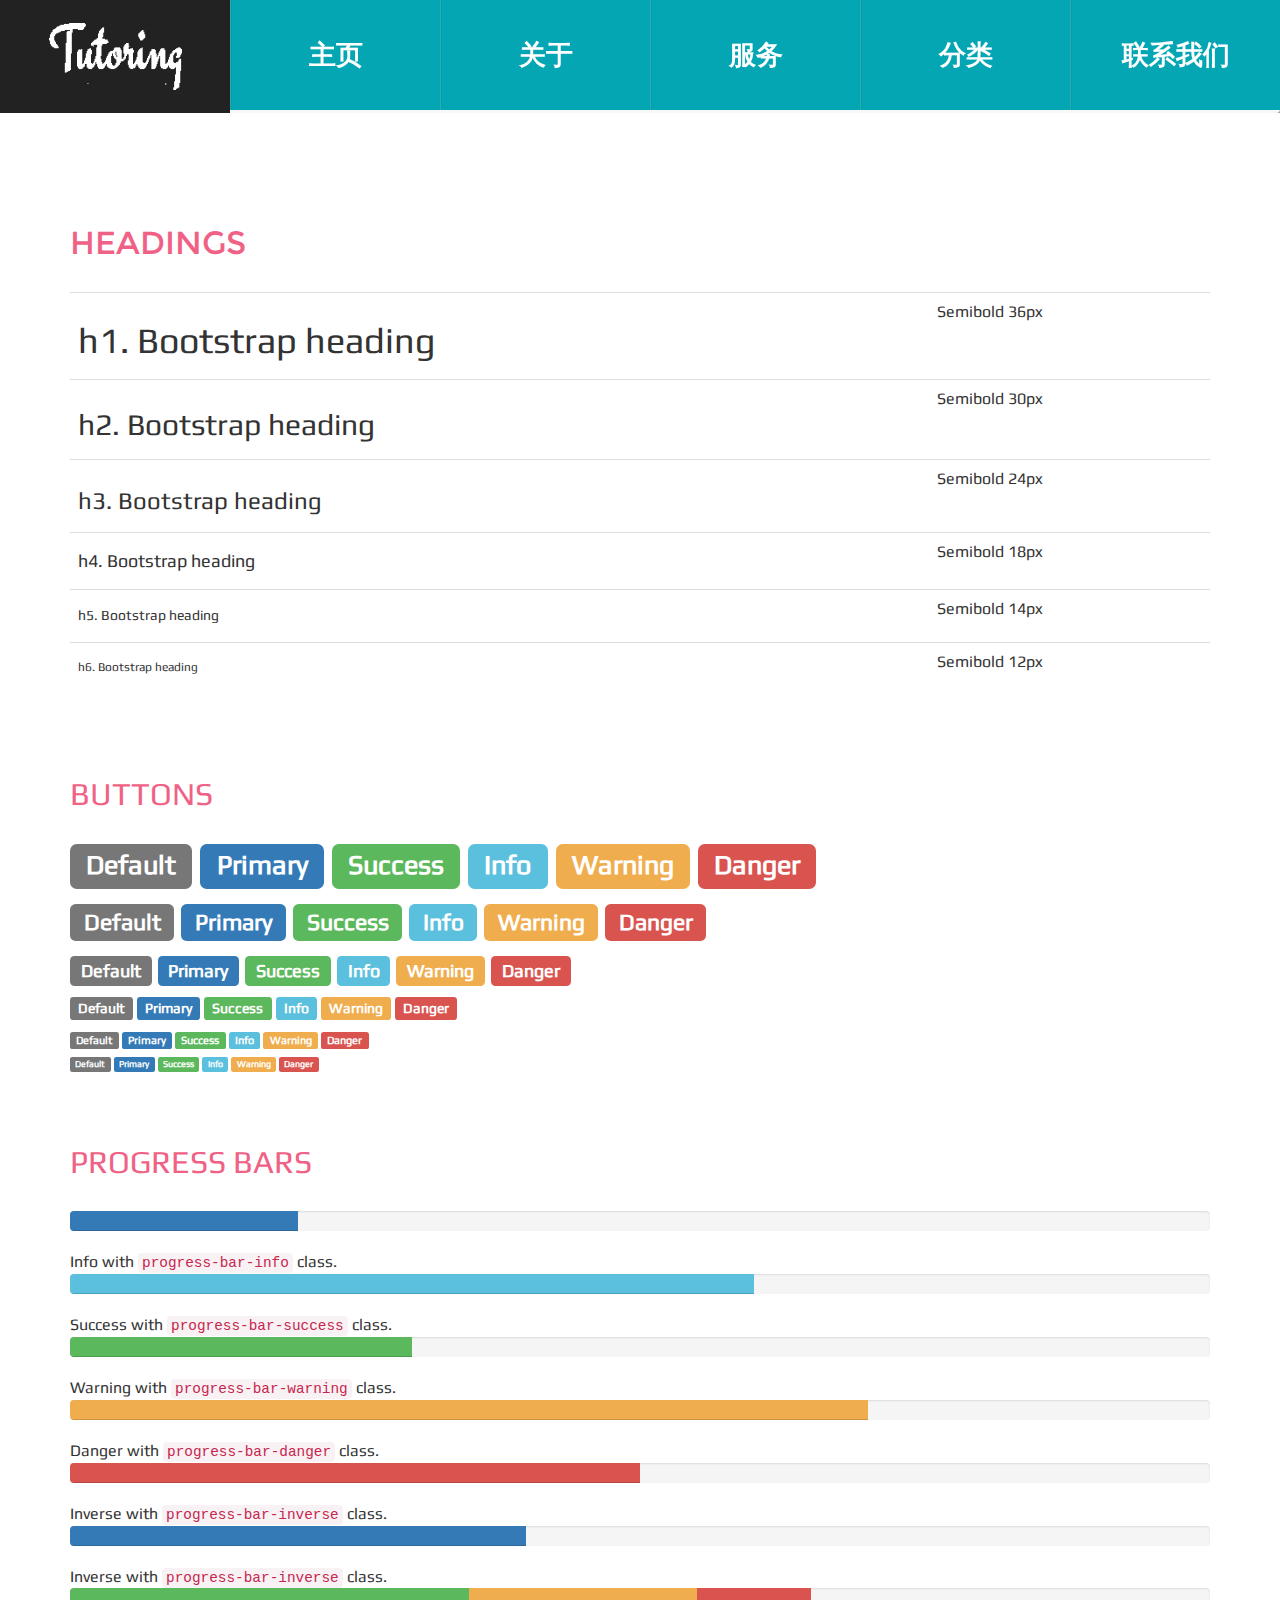
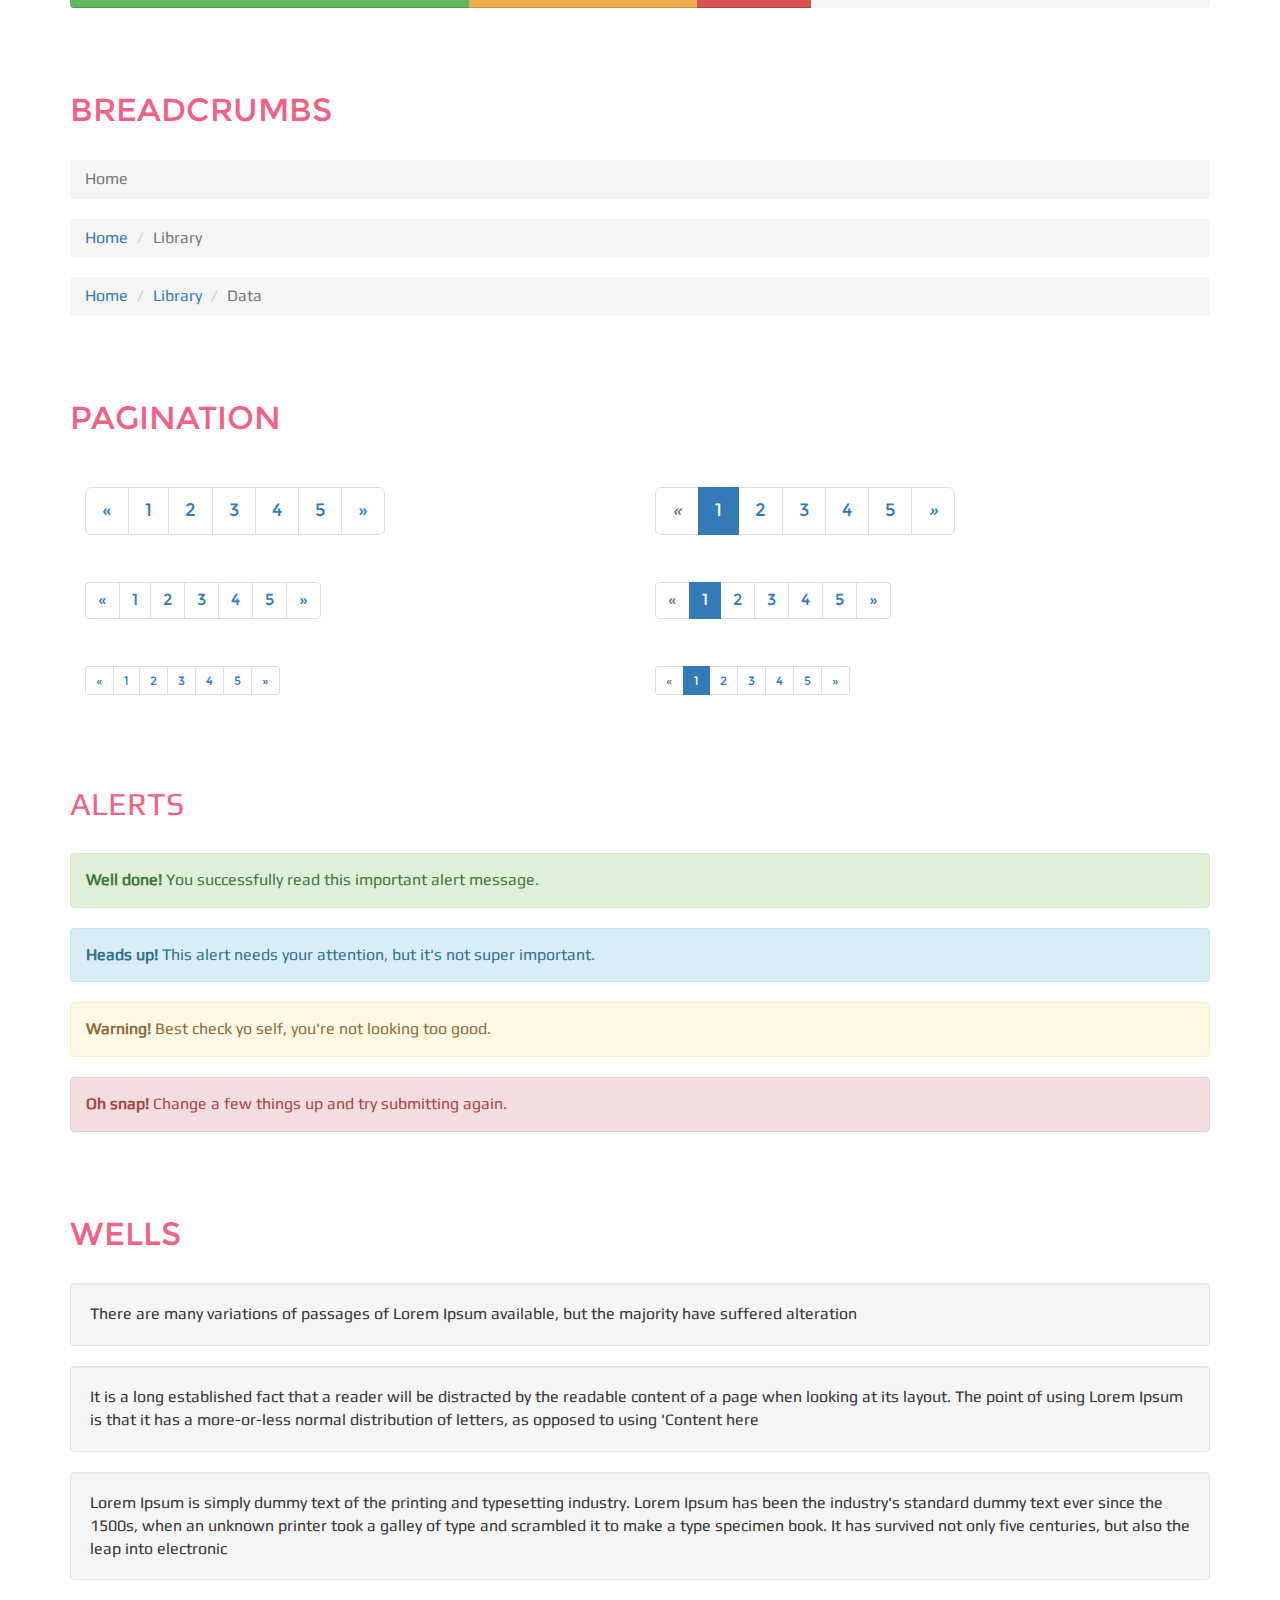
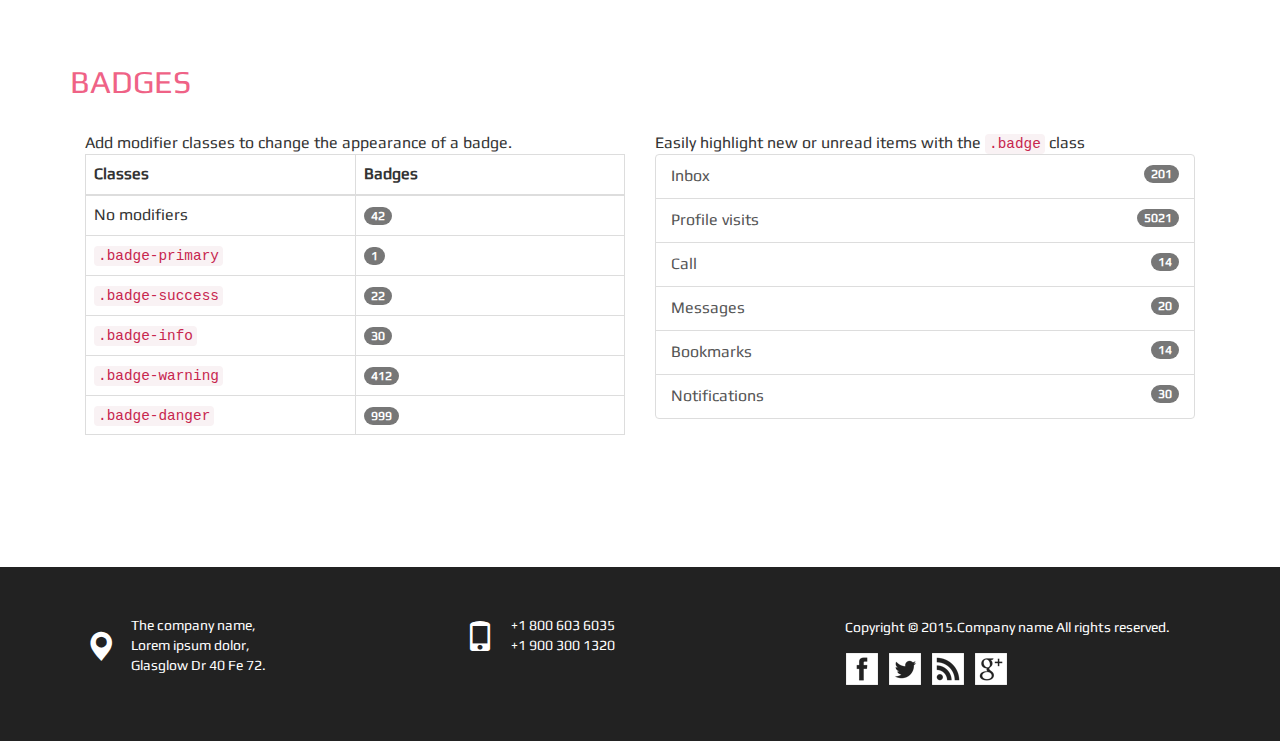
<file: gart/typo.html>
<!DOCTYPE html>
<html>
<head>
<title>Typo</title>
<meta name="viewport" content="width=device-width, initial-scale=1">
<meta http-equiv="Content-Type" content="text/html; charset=utf-8" />
<meta name="keywords" content="Tutoring Responsive web template, Bootstrap Web Templates, Flat Web Templates, Andriod Compatible web template, 
Smartphone Compatible web template, free webdesigns for Nokia, Samsung, LG, SonyErricsson, Motorola web design" />
<script type="application/x-javascript"> addEventListener("load", function() { setTimeout(hideURLbar, 0); }, false); function hideURLbar(){ window.scrollTo(0,1); } </script>
<link href="css/bootstrap.css" rel='stylesheet' type='text/css' />
<link href="css/style.css" rel='stylesheet' type='text/css' />
<script src="js/jquery.min.js"></script>
<script src="js/bootstrap.js"></script>
<!---- start-smoth-scrolling---->
<script type="text/javascript" src="js/move-top.js"></script>
<script type="text/javascript" src="js/easing.js"></script>
<script type="text/javascript">
			jQuery(document).ready(function($) {
				$(".scroll").click(function(event){		
					event.preventDefault();
					$('html,body').animate({scrollTop:$(this.hash).offset().top},1000);
				});
			});
		</script>
<!--start-smoth-scrolling-->
</head>
<body>
	<!--start-header-->
	<div class="header" id="home">
		<nav class="navbar navbar-default">
			<div class="container-fluid">
			<!-- Brand and toggle get grouped for better mobile display -->
			<div class="navbar-header">
				<button type="button" class="navbar-toggle collapsed" data-toggle="collapse" data-target="#bs-example-navbar-collapse-1" aria-expanded="false">
				<span class="sr-only">Toggle navigation</span>
				<span class="icon-bar"></span>
				<span class="icon-bar"></span>
				<span class="icon-bar"></span>
				</button>
				<a class="navbar-brand" href="index.html"><img src="images/logo.png" alt="" /></a>
			</div>
			<!-- Collect the nav links, forms, and other content for toggling -->
			<div class="collapse navbar-collapse" id="bs-example-navbar-collapse-1">
				<ul class="nav navbar-nav">
					<li class="active"><a href="index.html" class="hvr-bounce-to-top">主页<span class="sr-only">(current)</span></a></li>
					<li><a href="about.html" class="hvr-bounce-to-top">关于</a></li>
					<li><a href="services.html" class="hvr-bounce-to-top">服务</a></li>
					<li><a href="typo.html" class="hvr-bounce-to-top">分类</a></li>
					<li><a href="contact.html" class="hvr-bounce-to-top">联系我们</a></li>
				</ul>
				<div class="clearfix"></div>
			</div>
			</div>
		</nav>
	</div>
	<!--end-header-->
	<!--pages-starts-->
	<div class="pages">
		<div class="container">
			<div class="headdings">
				<h3 class="ghj">Headings</h3>
					<div class="bs-example">
						<table class="table">
						  <tbody>
							<tr>
							  <td><h1 class="head" id="h1.-bootstrap-heading">h1. Bootstrap heading<a class="anchorjs-link" href="#h1.-bootstrap-heading"><span class="anchorjs-icon"></span></a></h1></td>
							  <td class="type-info">Semibold 36px</td>
							</tr>
							<tr>
							  <td><h2 class="head" id="h2.-bootstrap-heading">h2. Bootstrap heading<a class="anchorjs-link" href="#h2.-bootstrap-heading"><span class="anchorjs-icon"></span></a></h2></td>
							  <td class="type-info">Semibold 30px</td>
							</tr>
							<tr>
							  <td><h3 class="head" id="h3.-bootstrap-heading">h3. Bootstrap heading<a class="anchorjs-link" href="#h3.-bootstrap-heading"><span class="anchorjs-icon"></span></a></h3></td>
							  <td class="type-info">Semibold 24px</td>
							</tr>
							<tr>
							  <td><h4 class="head" id="h4.-bootstrap-heading">h4. Bootstrap heading<a class="anchorjs-link" href="#h4.-bootstrap-heading"><span class="anchorjs-icon"></span></a></h4></td>
							  <td class="type-info">Semibold 18px</td>
							</tr>
							<tr>
							  <td><h5 class="head" id="h5.-bootstrap-heading">h5. Bootstrap heading<a class="anchorjs-link" href="#h5.-bootstrap-heading"><span class="anchorjs-icon"></span></a></h5></td>
							  <td class="type-info">Semibold 14px</td>
							</tr>
							<tr>
							  <td><h6 class="head">h6. Bootstrap heading</h6></td>
							  <td class="type-info">Semibold 12px</td>
							</tr>
						  </tbody>
						</table>
					</div>
			</div>
			<div class="Buttons">
				<h3 class="ghj">Buttons</h3>
				  <h1 class="b1">
					<a href="#"><span class="label label-default">Default</span></a>
					<a href="#"><span class="label label-primary">Primary</span></a>
					<a href="#"><span class="label label-success">Success</span></a>
					<a href="#"><span class="label label-info">Info</span></a>
					<a href="#"><span class="label label-warning">Warning</span></a>
					<a href="#"><span class="label label-danger">Danger</span></a>
				  </h1>
				  <h2 class="b2">
					<a href="#"><span class="label label-default">Default</span></a>
					<a href="#"><span class="label label-primary">Primary</span></a>
					<a href="#"><span class="label label-success">Success</span></a>
					<a href="#"><span class="label label-info">Info</span></a>
					<a href="#"><span class="label label-warning">Warning</span></a>
					<a href="#"><span class="label label-danger">Danger</span></a>
				  </h2>
				  <h3 class="b3">
					<a href="#"><span class="label label-default">Default</span></a>
					<a href="#"><span class="label label-primary">Primary</span></a>
					<a href="#"><span class="label label-success">Success</span></a>
					<a href="#"><span class="label label-info">Info</span></a>
					<a href="#"><span class="label label-warning">Warning</span></a>
					<a href="#"><span class="label label-danger">Danger</span></a>
				  </h3>
				  <h4 class="b4">
					<a href="#"><span class="label label-default">Default</span></a>
					<a href="#"><span class="label label-primary">Primary</span></a>
					<a href="#"><span class="label label-success">Success</span></a>
					<a href="#"><span class="label label-info">Info</span></a>
					<a href="#"><span class="label label-warning">Warning</span></a>
					<a href="#"><span class="label label-danger">Danger</span></a>
				  </h4>
				  <h5 class="b5">
					<a href="#"><span class="label label-default">Default</span></a>
					<a href="#"><span class="label label-primary">Primary</span></a>
					<a href="#"><span class="label label-success">Success</span></a>
					<a href="#"><span class="label label-info">Info</span></a>
					<a href="#"><span class="label label-warning">Warning</span></a>
					<a href="#"><span class="label label-danger">Danger</span></a>
				  </h5>
				  <h6 class="b6">
					<a href="#"><span class="label label-default">Default</span></a>
					<a href="#"><span class="label label-primary">Primary</span></a>
					<a href="#"><span class="label label-success">Success</span></a>
					<a href="#"><span class="label label-info">Info</span></a>
					<a href="#"><span class="label label-warning">Warning</span></a>
					<a href="#"><span class="label label-danger">Danger</span></a>
				  </h6>
		    </div>
		    <div class="progress-bars">
			 <h3 class="ghj">Progress Bars</h3>
				 <div class="tab-content">
					  <div class="tab-pane active" id="domprogress">
						  <div class="progress">    
							<div class="progress-bar progress-bar-primary" style="width: 20%"></div>
						  </div>
						  <p>Info with <code>progress-bar-info</code> class.</p>
						  <div class="progress">    
							<div class="progress-bar progress-bar-info" style="width: 60%"></div>
						  </div>
						  <p>Success with <code>progress-bar-success</code> class.</p>
						  <div class="progress">
							<div class="progress-bar progress-bar-success" style="width: 30%"></div>
						  </div>
						  <p>Warning with <code>progress-bar-warning</code> class.</p>
						  <div class="progress">
							<div class="progress-bar progress-bar-warning" style="width: 70%"></div>
						  </div>
						  <p>Danger with <code>progress-bar-danger</code> class.</p>
						  <div class="progress">
							<div class="progress-bar progress-bar-danger" style="width: 50%"></div>
						  </div>
						  <p>Inverse with <code>progress-bar-inverse</code> class.</p>
						  <div class="progress">
							<div class="progress-bar progress-bar-inverse" style="width: 40%"></div>
						  </div>
						   <p>Inverse with <code>progress-bar-inverse</code> class.</p>
						  <div class="progress">
							<div class="progress-bar progress-bar-success" style="width: 35%"><span class="sr-only">35% Complete (success)</span></div>
							<div class="progress-bar progress-bar-warning" style="width: 20%"><span class="sr-only">20% Complete (warning)</span></div>
							<div class="progress-bar progress-bar-danger" style="width: 10%"><span class="sr-only">10% Complete (danger)</span></div>
						  </div>
					</div>
			   </div>
		    </div>
			<div class="bread-crumbs">
				 <h3 class="ghj">Breadcrumbs</h3>
				   <ol class="breadcrumb">
				  <li class="active">Home</li>
				</ol>
				<ol class="breadcrumb">
				  <li><a href="#">Home</a></li>
				  <li class="active">Library</li>
				</ol>
				<ol class="breadcrumb">
				  <li><a href="#">Home</a></li>
				  <li><a href="#">Library</a></li>
				  <li class="active">Data</li>
				</ol>
		    </div>
			<div class="pagenatin">
				<h3 class="ghj">Pagination</h3>
					<div class="col-md-6">
					  <nav>
					  <ul class="pagination pagination-lg">
						<li><a href="#" aria-label="Previous"><span aria-hidden="true">«</span></a></li>
						<li><a href="#">1</a></li>
						<li><a href="#">2</a></li>
						<li><a href="#">3</a></li>
						<li><a href="#">4</a></li>
						<li><a href="#">5</a></li>
						<li><a href="#" aria-label="Next"><span aria-hidden="true">»</span></a></li>
					  </ul>
					  </nav>
					  <nav>
					  <ul class="pagination">
						<li><a href="#" aria-label="Previous"><span aria-hidden="true">«</span></a></li>
						<li><a href="#">1</a></li>
						<li><a href="#">2</a></li>
						<li><a href="#">3</a></li>
						<li><a href="#">4</a></li>
						<li><a href="#">5</a></li>
						<li><a href="#" aria-label="Next"><span aria-hidden="true">»</span></a></li>
					  </ul>
					  </nav>
					  <nav>
						<ul class="pagination pagination-sm">
							<li><a href="#" aria-label="Previous"><span aria-hidden="true">«</span></a></li>
							<li><a href="#">1</a></li>
							<li><a href="#">2</a></li>
							<li><a href="#">3</a></li>
							<li><a href="#">4</a></li>
							<li><a href="#">5</a></li>
							<li><a href="#" aria-label="Next"><span aria-hidden="true">»</span></a></li>
						</ul>
					  </nav>
					</div>
					<div class="col-md-6">
						<nav>
							<ul class="pagination pagination-lg">
									<li class="disabled"><a href="#"><i class="fa fa-angle-left">«</i></a></li>
									<li class="active"><a href="#">1</a></li>
									<li><a href="#">2</a></li>
									<li><a href="#">3</a></li>
									<li><a href="#">4</a></li>
									<li><a href="#">5</a></li>
									<li><a href="#"><i class="fa fa-angle-right">»</i></a></li>
							</ul>
						</nav>
						<nav>
						  <ul class="pagination">
							<li class="disabled"><a href="#" aria-label="Previous"><span aria-hidden="true">«</span></a></li>
							<li class="active"><a href="#">1 <span class="sr-only">(current)</span></a></li>
							<li><a href="#">2</a></li>
							<li><a href="#">3</a></li>
							<li><a href="#">4</a></li>
							<li><a href="#">5</a></li>
							<li><a href="#" aria-label="Next"><span aria-hidden="true">»</span></a></li>
						 </ul>
					    </nav>
					    <nav>
							 <ul class="pagination pagination-sm">
								<li class="disabled"><a href="#"><i class="fa fa-angle-left"></i>«</a></li>
								<li class="active"><a href="#">1</a></li>
								<li><a href="#">2</a></li>
								<li><a href="#">3</a></li>
								<li><a href="#">4</a></li>
								<li><a href="#">5</a></li>
								<li><a href="#"><i class="fa fa-angle-right"></i>»</a></li>
							</ul>
						</nav>
					</div>
					<div class="clearfix"> </div>
			</div>
			<div class="alerts">
			  <h3 class="ghj">Alerts</h3>
			   <div class="alert alert-success" role="alert">
					<strong>Well done!</strong> You successfully read this important alert message.
			   </div>
			   <div class="alert alert-info" role="alert">
					<strong>Heads up!</strong> This alert needs your attention, but it's not super important.
			   </div>
			   <div class="alert alert-warning" role="alert">
					<strong>Warning!</strong> Best check yo self, you're not looking too good.
			   </div>
			   <div class="alert alert-danger" role="alert">
					<strong>Oh snap!</strong> Change a few things up and try submitting again.
			   </div>
		    </div>
			<div class="distracted">
			  <h3 class="ghj">Wells</h3>
				   <div class="well">
					There are many variations of passages of Lorem Ipsum available, but the majority have suffered alteration
				   </div>
				   <div class="well">
					It is a long established fact that a reader will be distracted by the readable content of a page when looking at its layout. The point of using Lorem Ipsum is that it has a more-or-less normal distribution of letters, as opposed to using 'Content here
				   </div>
				   <div class="well">
					Lorem Ipsum is simply dummy text of the printing and typesetting industry. Lorem Ipsum has been the industry's standard dummy text ever since the 1500s, when an unknown printer took a galley of type and scrambled it to make a type specimen book. It has survived not only five centuries, but also the leap into electronic
				   </div>
		    </div>
		<div class="appearance">
			 <h3 class="ghj">Badges</h3>
				<div class="col-md-6">
					<p>Add modifier classes to change the appearance of a badge.</p>
					  <table class="table table-bordered">
						<thead>
							<tr>
								<th width="50%">Classes</th>
								<th width="50%">Badges</th>
							</tr>
						</thead>
						<tbody>
							<tr>
								<td>No modifiers</td>
								<td><span class="badge">42</span></td>
							</tr>
							<tr>
								<td><code>.badge-primary</code></td>
								<td><span class="badge badge-primary">1</span></td>
							</tr>
							<tr>
								<td><code>.badge-success</code></td>
								<td><span class="badge badge-success">22</span></td>
							</tr>
							<tr>
								<td><code>.badge-info</code></td>
								<td><span class="badge badge-info">30</span></td>
							</tr>
							<tr>
								<td><code>.badge-warning</code></td>
								<td><span class="badge badge-warning">412</span></td>
							</tr>
							<tr>
								<td><code>.badge-danger</code></td>
								<td><span class="badge badge-danger">999</span></td>
							</tr>
						</tbody>
					  </table>                    
				</div>
				<div class="col-md-6">
				  <p>Easily highlight new or unread items with the <code>.badge</code> class</p>
					<div class="list-group list-group-alternate"> 
						<a href="#" class="list-group-item"><span class="badge">201</span> <i class="ti ti-email"></i> Inbox </a> 
						<a href="#" class="list-group-item"><span class="badge badge-primary">5021</span> <i class="ti ti-eye"></i> Profile visits </a> 
						<a href="#" class="list-group-item"><span class="badge">14</span> <i class="ti ti-headphone-alt"></i> Call </a> 
						<a href="#" class="list-group-item"><span class="badge">20</span> <i class="ti ti-comments"></i> Messages </a> 
						<a href="#" class="list-group-item"><span class="badge badge-warning">14</span> <i class="ti ti-bookmark"></i> Bookmarks </a> 
						<a href="#" class="list-group-item"><span class="badge badge-danger">30</span> <i class="ti ti-bell"></i> Notifications </a> 
					</div>
			    </div>
			   <div class="clearfix"> </div>
			</div>
		</div>	
	</div>	
	<!----pages-end---->
	<!--start-footer-->
	<div class="footer">
		<div class="container">
			<div class="footer-main">
				<div class="col-md-4 footer-left">
					<span class="glyphicon glyphicon-map-marker map-marker" aria-hidden="true"></span>
					<p>The company name, <span>Lorem ipsum dolor,</span> Glasglow Dr 40 Fe 72.</p>
				</div>
				<div class="col-md-4 footer-left">
					<span class="glyphicon glyphicon-phone map-marker" aria-hidden="true"></span>
					<p>+1 800 603 6035 <span>+1 900 300 1320</span> </p>
				</div>
				<div class="col-md-4 footer-left">
					<p class="footer-class">Copyright &copy; 2015.Company name All rights reserved.</p>
					<ul>
						<li><a href="#"><span class="fb"></span></a></li>
						<li><a href="#"><span class="twit"></span></a></li>
						<li><a href="#"><span class="rss"></span></a></li>
						<li><a href="#"><span class="ggl"></span></a></li>
					</ul>
				</div>
				<div class="clearfix"></div>
			</div>
		</div>
		<script type="text/javascript">
									$(document).ready(function() {
										/*
										var defaults = {
								  			containerID: 'toTop', // fading element id
											containerHoverID: 'toTopHover', // fading element hover id
											scrollSpeed: 1200,
											easingType: 'linear' 
								 		};
										*/
										
										$().UItoTop({ easingType: 'easeOutQuart' });
										
									});
								</script>
		<a href="#home" id="toTop" class="scroll" style="display: block;"> <span id="toTopHover" style="opacity: 1;"> </span></a>
	</div>
	<!--end-footer-->
</body>
</html>
</file>
<file: gart/css/style.css>
@font-face {
    font-family: 'Play-Regular';
    src:url(../fonts/Play-Regular.ttf) format('truetype');
}
@font-face {
    font-family: 'Montserrat-Regular';
    src:url(../fonts/Montserrat-Regular.ttf) format('truetype');
}
html, body{
    font-size: 100%;
	background:	#fff;
}
body {
	font-size: 100%;
	font-family: 'Montserrat-Regular';
}
body a{
	transition: 0.5s all ease;
	-webkit-transition: 0.5s all ease;
	-moz-transition: 0.5s all ease;
	-o-transition: 0.5s all ease;
	-ms-transition: 0.5s all ease;
}
p{
	margin:0;
}
ul,label{
	margin:0;
	padding:0;
}
body a:hover{
	text-decoration:none;
}
/*--Header-Part-Starts-Here--*/
.header {
	background: rgb(156, 158, 159);
}
.navbar-header {
	background: rgb(34, 34, 34);
	width: 18%;
	float: left;
	text-align: center;
	padding: 0.15em 0px;
}
.navbar-default .navbar-nav > li > a {
	color: #fff !important;
}
nav.navbar.navbar-default {
	border: none;
}
.navbar {
	margin-bottom: 0px;
}
.container-fluid {
	padding: 0px;
}
.navbar-brand {
	float: none;
	line-height: 0;
	margin: 0px;
}
.copyrights{
	text-indent:-9999px;
	height:0;
	line-height:0;
	font-size:0;
	overflow:hidden;
}
div#bs-example-navbar-collapse-1 {
	padding: 0px;
}
ul.nav.navbar-nav {
	width: 82%;
	float: right;
}
.navbar-nav li {
	width: 20%;
	float: left;
}
.navbar-default .navbar-nav > .active > a, .navbar-default .navbar-nav > .active > a:hover, .navbar-default .navbar-nav > .active > a:focus {
	color: rgb(255, 255, 255);
	background-color: rgb(5, 166, 179);
}
.hvr-sweep-to-top::before {
	content: '';
	position: absolute;
	z-index: -1;
	top: 0px;
	left: 0px;
	right: 0px;
	bottom: 0px;
	background: rgb(16, 199, 215);
	-webkit-transform: scaleY(0);
	transform: scaleY(0);
	-webkit-transform-origin: 50% 100% 0px;
	transform-origin: 50% 100% 0px;
	transition-property: transform;
	-webkit-transition-property: transform;
	transition-duration: 0.3s;
	-webkit-transition-duration: 0.3s;
	transition-timing-function: ease-out;
	-webkit-transition-timing-function: ease-out;
}
.nav > li > a {
	padding: 52px 0em;
	font-size: 20pt;
	font-weight: 700;
	text-transform: uppercase;
	line-height: 22px;
	background-color: rgb(5, 166, 179);
	border-left: 2px ridge rgba(98, 201, 209, 0.298039);
	font-family: 'Play-Regular';
	text-align: center;
	color: rgb(255, 255, 255);
}
.navbar-default .navbar-nav > li > a:hover, .navbar-default .navbar-nav > li > a:focus {
	color: rgb(255, 255, 255);
	background-color: rgb(9, 150, 162);
}
/* Bounce To Top */
.hvr-bounce-to-top {
	display: inline-block;
	vertical-align: middle;
	-webkit-transform: translateZ(0);
	transform: translateZ(0);
	box-shadow: 0 0 1px rgba(0, 0, 0, 0);
	-webkit-backface-visibility: hidden;
	backface-visibility: hidden;
	-moz-osx-font-smoothing: grayscale;
	position: relative;
	-webkit-transition-property: color;
	transition-property: color;
	-webkit-transition-duration: 0.5s;
	transition-duration: 0.5s;
}
.hvr-bounce-to-top:before {
	content: "";
	position: absolute;
	z-index: -1;
	top: 0;
	left: 0;
	right: 0;
	bottom: 0;
	background: #0bc2d1;
	-webkit-transform: scaleY(0);
	transform: scaleY(0);
	-webkit-transform-origin: 50% 100%;
	transform-origin: 50% 100%;
	-webkit-transition-property: transform;
	transition-property: transform;
	-webkit-transition-duration: 0.5s;
	transition-duration: 0.5s;
	-webkit-transition-timing-function: ease-out;
	transition-timing-function: ease-out;
}
.hvr-bounce-to-top:hover, .hvr-bounce-to-top:focus, .hvr-bounce-to-top:active {
	color: white;
}
.hvr-bounce-to-top:hover:before, .hvr-bounce-to-top:focus:before, .hvr-bounce-to-top:active:before {
	-webkit-transform: scaleY(1);
	transform: scaleY(1);
	-webkit-transition-timing-function: cubic-bezier(0.52, 1.64, 0.37, 0.66);
	transition-timing-function: cubic-bezier(0.52, 1.64, 0.37, 0.66);
}
.navbar-brand > img {
	margin: 0 auto;
}
/*--header-ends--*/
/*--banner-starts--*/
.banner{
	background:url(../images/banner.jpg) no-repeat;
	background-size:cover;
	-webkit-background-size:cover;
	-moz-background-size:cover;
	-o-background-size:cover;
	-ms-background-size:cover;
	min-height:680px;
}
.banner-top h1{
	color:#fff;
	font-size:2.5em;
	font-weight:400;
	margin:0;
	font-family: 'Montserrat-Regular';
}
.banner-top h2 {
	color: #05a6b3;
	font-size: 3em;
	font-weight: 400;
	margin: 13px 0 0 0;
	font-family: 'Montserrat-Regular';
}
.banner-top p {
	color: #fff;
	font-size: 15px;
	line-height:1.6em;
	margin: 18px 0 0 0;
	font-family: 'Play-Regular';
	width: 78%;
}
.banner-top {
	text-align: left;
	margin-top: 21%;
}
.bnr-btn {
	margin-top: 4%;
	padding-bottom: 1%;
}
.bnr-btn a{
	border:2px solid #fff;
	font-size:15px;
	font-weight:400;
	color:#fff;
	padding:5px 18px;
	font-family: 'Play-Regular';
}
.bnr-btn a:hover{
	border:2px solid #05a6b3;
	transition: 0.5s all ease;
	-webkit-transition: 0.5s all ease;
	-moz-transition: 0.5s all ease;
	-o-transition: 0.5s all ease;
	-ms-transition: 0.5s all ease;
}
/* Shutter Out Horizontal */
.hvr-shutter-out-horizontal {
	display: inline-block;
	vertical-align: middle;
	-webkit-transform: translateZ(0);
	transform: translateZ(0);
	box-shadow: 0 0 1px rgba(0, 0, 0, 0);
	-webkit-backface-visibility: hidden;
	backface-visibility: hidden;
	-moz-osx-font-smoothing: grayscale;
	position: relative;
	-webkit-transition-property: color;
	transition-property: color;
	-webkit-transition-duration: 0.3s;
	transition-duration: 0.3s;
}
.hvr-shutter-out-horizontal:before {
	content: "";
	position: absolute;
	z-index: -1;
	top: 0;
	bottom: 0;
	left: 0;
	right: 0;
	background: #05a6b3;
	-webkit-transform: scaleX(0);
	transform: scaleX(0);
	-webkit-transform-origin: 50%;
	transform-origin: 50%;
	-webkit-transition-property: transform;
	transition-property: transform;
	-webkit-transition-duration: 0.3s;
	transition-duration: 0.3s;
	-webkit-transition-timing-function: ease-out;
	transition-timing-function: ease-out;
}
.hvr-shutter-out-horizontal:hover, .hvr-shutter-out-horizontal:focus, .hvr-shutter-out-horizontal:active {
	color: white;
}
.hvr-shutter-out-horizontal:hover:before, .hvr-shutter-out-horizontal:focus:before, .hvr-shutter-out-horizontal:active:before {
	-webkit-transform: scaleX(1);
	transform: scaleX(1);
}
.flex-direction-nav {
	display: none !important;
}
/*--banner-end--*/
/*--provide-starts--*/
.provide-left {
	padding: 2em 20px;
}
.provide-one {
	background: #00E0F2;
}
.provide-two {
	background: #02CDDD;
}
.provide-tre {
  background: #05B7C5;
}
.provide-four {
	background: #05a6b3;
}
.provide-left h5{
	color:#fff;
	font-size:13px;
	font-weight:400;
	margin:0;
}
.provide-left h3 {
	color: #fff;
	font-size: 29px;
	font-weight: 400;
	margin: 10px 0 0 0;
}
.provide-left p{
	color: #fff;
	font-size: 15px;
	line-height: 1.4em;
	margin: 9px 0 0 0;
	font-family: 'Play-Regular';
}
/*--provide-end--*/
/*--welcome-starts--*/
.welcome {
	padding: 5em 0px;
}
.welcome-left h3{
	color: #EF6286;
	font-size: 2.1em;
	font-weight: 500;
	margin: 0;
	text-transform: uppercase;
}
.welcome-left h4{
	font-family: 'Play-Regular';
	color:#222;
	font-weight:400;
	font-size:1.3em;
	margin:12px 0 0 0;
	line-height: 1.2em;
}
.welcome-left p{
	color: rgb(179, 177, 177);
	font-size: 15px;
	margin: 13px 0px 0px;
	font-family: 'Play-Regular';
	line-height: 1.6em;
}
.w-btn{
	margin-top:4%;
}
.w-btn a{
	border: 2px solid #05a6b3;
	font-size: 15px;
	font-weight: 400;
	color: #05a6b3;
	padding: 5px 18px;
	font-family: 'Play-Regular';
}
/*--welcome-end--*/
/*--join-starts--*/
.join {
	padding: 6em 0px;
	background: rgba(34, 34, 34, 0.09);
}
.glyphicon-time,.glyphicon-user,
.glyphicon-time, .glyphicon-user, .glyphicon-map-marker, .glyphicon-calendar {
	font-size: 2.5em;
	color: #05a6b3;
	border: 3px solid #05a6b3;
	padding: 30px 30px;
	border-radius: 50%;
	-webkit-border-radius: 50%;
	-moz-border-radius: 50%;
	-o-border-radius: 50%;
	-ms-border-radius: 50%;
}
.join-left{
	text-align:center;
}
.join-left h4 {
	color: #EF6286;
	font-size: 1.27em;
	font-weight: 500;
	margin: 24px 0 0 0;
	text-transform: uppercase;
}
.join-left p{
	color: rgb(179, 177, 178);
	font-size: 15px;
	line-height: 1.6em;
	margin: 13px 0 0 0;
	font-family: 'Play-Regular';
}
/*--join-end--*/
/*--news-starts--*/
.news {
	padding: 6em 0px;
}
.news-heading h3{
	color: #EF6286;
	font-size: 2.1em;
	font-weight: 500;
	margin: 0;
	text-transform: uppercase;
}
.news-bottom h4{
	font-family: 'Play-Regular';
	color: #222;
	font-weight: 400;
	font-size: 1.3em;
	margin: 0 0 0 0;
	line-height: 1.2em;
}
.news-bottom p{
	color: rgb(179, 177, 177);
	font-size: 15px;
	margin: 13px 0px 0px;
	font-family: 'Play-Regular';
	line-height: 1.6em;
}
.news-one-left img{
	width:100%;
}
.news-one-right {
	width: 59%;
	float: right;
}
.news-one-left {
	width: 38%;
	float: left;
}
.news-one {
	margin-top: 3%;
	border-top: 1px solid rgba(0, 0, 0, 0.1);
	padding-top: 3%;
}
.news-1 img{
	width:100%;
}
.news-bottom {
	margin-top: 3%;
}
.news-btm {
	margin-top: 7%;
}
.news-1 {
	position: relative;
}
.n-1{
	position:absolute;
	bottom:0;
	width:100%;
	padding:15px 15px;
	background:rgba(5, 166, 179, 0.9);
	text-align:center;
}
.n-1 h5{
	color:#fff;
	font-size:19px;
	font-weight:400;
	margin:0;
}
.n-1 p{
	color: #fff;
	font-size: 14px;
	margin: 1px 0px 0px;
	font-family: 'Play-Regular';
	line-height: 1.6em;
}
/*--news-end--*/
/*--teacher-start--*/
.teacher {
	padding: 0px 0px 6em;
}
.teacher-top h3 {
	color: rgb(239, 98, 134);
	font-size: 2.25em;
	font-weight: 500;
	margin: 0px;
	text-transform: uppercase;
	text-align: center;
}
.teacher-main {
	margin-top: 3%;
}
.teacher-left {
	width: 20%;
	float: left;
	padding: 0px 15px;
	text-align: center;
}
.teacher-left img {
	width: 100%;
}
.teacher-left h4 {
	color: rgb(34, 34, 34);
	font-size: 19px;
	font-weight: 400;
	margin: 15px 0px 0px;
}
.teacher-left p {
	color: rgb(179, 177, 177);
	font-size: 15px;
	margin: 5px 0px 0px;
	font-family: 'Play-Regular';
	line-height: 1.3em;
}
/*--teachers-end--*/
/*--about-starts--*/
.about {
	padding: 6em 0px 0px;
}
.about-top {
	text-align: center;
}
.about-bottom {
	margin-top: 4%;
}
.about-bottom img {
	width: 100%;
}
.about-bottom h4 {
	color: rgb(34, 34, 34);
	font-size: 1.2em;
	margin: 2.1% 0px 0px;
	line-height: 1.3em;
	font-family: 'Play-Regular';
}
.about-bottom p {
	color: rgb(179, 177, 177);
	font-size: 15px;
	margin: 5px 0px 0px;
	font-family: 'Play-Regular';
	line-height: 1.6em;
}
.vision {
	padding: 6em 0px;
}
.vision-top {
	text-align: center;
}
.vision-bottom {
	margin-top: 4%;
}
.vsn-left img {
	width: 100%;
}
.vsn-right h4 {
	color: rgb(34, 34, 34);
	font-size: 1.2em;
	margin: 0px;
	line-height: 1.3em;
	font-family: 'Play-Regular';
}
.vsn-right p {
	color: rgb(179, 177, 177);
	font-size: 15px;
	margin: 5px 0px 0px;
	font-family: 'Play-Regular';
	line-height: 1.6em;
}
.vision-right ul {
	padding: 0px;
	margin: 0px;
}
.vision-right ul li {
	list-style: none;
	margin-bottom: 10px;
}
.glyphicon-share-alt {
	font-size: 15px;
	color: rgb(5, 166, 179);
	border: none;
	display: inline-block;
	vertical-align: middle;
}
.vision-right ul li a {
	color: rgb(179, 177, 177);
	font-size: 15px;
	font-family: 'Play-Regular';
	display: inline-block;
	vertical-align: middle;
	margin-left: 8px;
}
/*--about-end--*/
/*--services-start--*/
.services {
	padding: 6em 0px;
}
.services-top {
	text-align: center;
}
.services-bottom {
	margin-top: 4%;
}
.heading h3,.heading h1,.heading h2 {
	color: #EF6286;
	font-size: 2.1em;
	font-weight: 500;
	margin: 0;
	text-transform: uppercase;
}
.services-left {
	text-align: center;
}
.services-left img {
	width: 100%;
}
.services-left h4 {
	color: #05a6b3;
	padding: 10px 0px;
	font-size: 22px;
	font-weight: 400;
	font-family: 'Play-Regular';
	background: rgba(34, 34, 34, 0.08);
	text-align: left;
	margin: 0;
}
.services-left h4 span {
	background: #05A6B3;
	color: #fff;
	padding: 9px 15px;
	margin-right: 16%;
}
.services-left p {
	color: #B3B1B1;
	font-size: 15px;
	margin: 15px 0 0 0;
	font-family: 'Play-Regular';
	line-height: 1.6em;
	padding: 0 15px;
}
.additional {
	padding-bottom: 6em;
}
.additional-bottom{
	margin-top:4%;
}
.additional-left ul{
	padding:0;
	margin:0;
}
.additional-left ul li{
	list-style: none;
	margin-bottom: 10px;
}
.additional-left ul li a {
	color: rgb(179, 177, 177);
	font-size: 15px;
	font-family: 'Play-Regular';
	display: inline-block;
	vertical-align: middle;
	margin-left: 8px;
}
.additional-left ul li a:hover{
	color:#0bc2d1;
	transition: 0.5s all ease;
	-webkit-transition: 0.5s all ease;
	-moz-transition: 0.5s all ease;
	-o-transition: 0.5s all ease;
	-ms-transition: 0.5s all ease;
}
.over {
	padding: 0 0 6em 0;
}
.over-top {
	text-align: center;
}
.over-bottom {
	margin-top: 4%;
}
.over-1:nth-child(2) {
	margin-top: 3%;
}
.o-left img {
	width: 100%;
}
.o-left h4 {
	color: #222;
	font-size: 1.2em;
	margin: 0;
	line-height: 1.3em;
	font-family: 'Play-Regular';
}
.o-left p {
	color: #B3B1B1;
	font-size: 15px;
	margin: 12px 0 0 0;
	font-family: 'Play-Regular';
	line-height: 1.6em;
}
/*--services-end--*/
/*--footer-start--*/
.footer {
	padding: 3em 0px;
	background: #222;
}
.map-marker {
	display: inline-block;
	vertical-align: middle;
	color: #fff;
	font-size: 30px;
	padding: 0 !important;
	margin-right: 12px;
	border: none;
}
.footer-left p {
	color: #fff;
	font-size: 14px;
	font-weight: 400;
	vertical-align: middle;
	display: inline-block;
	font-family: 'Play-Regular';
}
.footer-left p a{
	color:#fff;
}
.footer-left p a:hover{
	color:#05a6b3;
	transition: 0.5s all ease;
	-webkit-transition: 0.5s all ease;
	-moz-transition: 0.5s all ease;
	-o-transition: 0.5s all ease;
	-ms-transition: 0.5s all ease;
}
.footer-left ul {
	padding: 0;
	margin-top: 4%;
}
.footer-left ul li {
	list-style: none;
	display: inline-block;
	margin-right: 5px;
}
.footer-left ul li a span {
	background: url(../images/social-icons.png) no-repeat;
	width: 34px;
	height: 34px;
	display: block;
}
.footer-left ul li a span.fb {
	background-position: 0px 0px;
}
.footer-left ul li a span.fb:hover {
	background-position: 0px -34px;
}
.footer-left ul li a span.twit {
	background-position: -34px 0px;
}
.footer-left ul li a span.twit:hover {
	background-position: -34px -34px;
}
.footer-left ul li a span.rss {
	background-position: -68px 0px;
}
.footer-left ul li a span.rss:hover {
	background-position: -68px -34px;
}
.footer-left ul li a span.ggl {
	background-position: -102px 0px;
}
.footer-left ul li a span.ggl:hover {
	background-position: -102px -34px;
}
.footer-left p span{
	display:block;
}
/*--footer-end--*/
/*--contact-start--*/
.map {
	padding: 6em 0px;
}
.map-bottom {
	margin-top: 2.5%;
}
.map-bottom iframe{
	width:100%;
	height:350px;
	border:none;
}
.contact-top p{
	color: rgb(179, 177, 177);
	font-size: 15px;
	margin: 1.2% 0px 0px;
	font-family: 'Play-Regular';
	line-height: 1.6em;
}
.contact-bottom {
	margin-top: 3%;
}
.contact-left form input[type="text"], .contact-left textarea {
	width: 100%;
	padding: 12px 12px;
	border: 1px solid #BDBCBC;
	font-size: 15px;
	margin-bottom: 1.5em;
	color: #808080;
	outline: none;
	font-weight: 400;
	font-family: 'Play-Regular';
}
.contact-left textarea {
	resize: none;
	height: 192px;
}
.contact-left form input[type="submit"] {
	font-size: 15px;
	display: inline-block;
	background: none;
	padding: 9px 30px;
	border: 2px solid #05a6b3;
	color: #05a6b3;
	text-decoration: none;
	font-weight: 700;
	transition: 0.5s all ease;
	-webkit-transition: 0.5s all ease;
	-moz-transition: 0.5s all ease;
	-o-transition: 0.5s all ease;
	-ms-transition: 0.5s all ease;
	font-family: 'Play-Regular';
}
.contact-left form input[type="submit"]:hover {
	background: #05a6b3;
	color:#fff;
}
.contact {
	padding-bottom: 6em;
}
/*--contact-end--*/
/*--pages-starts--*/
h3.ghj {
	color: #EF6286;
	font-size: 2em !important;
	margin: 0 0 1em;
	text-transform: uppercase;
}
.pages {
	padding: 6em 0px;
}
.headdings, .Buttons, .progress-bars, .alerts, .bread-crumbs, .pagenatin, .appearance, .distracted {
	padding: 2em 0;
}
.progress-bars,.well,.appearance,.bs-example,
.Buttons,ol.breadcrumb,.alerts {
	font-family: 'Play-Regular';
}
h4.b4 {
	margin: 15px 0px !important;
}
/*--pages-end--*/
#toTop {
	display: none;
	text-decoration: none;
	position: fixed;
	bottom: 10px;
	right: 10px;
	overflow: hidden;
	width: 50px;
	height: 36px;
	border: none;
	text-indent: 100%;
	background: url(../images/top-arrow.png) no-repeat;
}
/*---- responsive-design -----*/
@media(max-width:1440px){

}
@media(max-width:1366px){
.banner {
	min-height: 620px;
}
.about {
	padding: 5em 0px 0px;
}
.vision, .services,.map,.pages{
	padding: 5em 0px;
}
.banner-top {
	margin-top: 17%;
}
.provide-left {
	padding: 1.8em 20px;
}
.join {
	padding: 5em 0px;
}
.nav > li > a {
	padding: 46px 0em;
}
.navbar-brand > img {
	width: 57%;
}
.navbar-header {
	padding: 0em 0px;
}
.contact,.additional, .teacher, .over {
	padding: 0px 0px 5em;
}
}
@media(max-width:1280px){
.nav > li > a {
	padding: 44px 0em;
}
.services-bottom {
	margin-top: 3%;
}
.over-bottom {
	margin-top: 3%;
}
.additional-bottom {
	margin-top: 3%;
}
.about-bottom {
	margin-top: 3%;
}
.vision-bottom {
	margin-top: 3%;
}
.navbar-brand > img {
	width: 57.8%;
}
.banner-top h1 {
	font-size: 2.25em;
}
.banner-top h2 {
	font-size: 2.7em;
}
.banner-top p {
	margin: 15px 0 0 0;
}
.bnr-btn {
	margin-top: 3.5%;
}
.banner {
	min-height: 585px;
}
.provide-left {
	padding: 1.6em 15px;
}
.provide-left h3 {
	font-size: 26px;
}
.welcome-left h3 {
	font-size: 2em;
}
.news-heading h3 {
	font-size: 2em;
}
.news {
	padding: 5em 0px;
}
.teacher-top h3 {
	font-size: 2em;
}
.map-bottom {
	margin-top: 2%;
}
.map-bottom iframe {
	height: 320px;
}
}
@media(max-width:1024px){
.navbar-brand > img {
	width: 65%;
}
.map-bottom iframe {
	height: 281px;
}
.contact-top p {
	font-size: 14px;
	margin: 1% 0px 0px;
}
.contact-left form input[type="text"], .contact-left textarea {
	padding: 10px 12px;
	font-size: 14px;
	margin-bottom: 1.2em;
}
.contact-left textarea {
	height: 162px;
}
.contact-left form input[type="submit"] {
	font-size: 14px;
}
.services-left p {
	font-size: 14px;
	margin: 11px 0 0 0;
}
.services-left h4 {
	font-size: 20px;
}
.about {
	padding: 4em 0px 0px;
}
.heading h3, .heading h1, .heading h2 {
	font-size: 2em;
}
.o-left h4 {
	font-size: 1.1em;
}
.o-left p {
	font-size: 14px;
	margin: 7px 0 0 0;
}
.o-left:nth-child(2) {
	padding: 0;
}
.additional-left ul li a {
	font-size: 14px;
}
.vision-bottom {
	margin-top: 2%;
}
.vision, .services,.map,.pages {
	padding: 4em 0px;
}
.about-bottom h4 {
	font-size: 1.1em;
	margin: 1.5% 0px 0px;
}
.about-bottom p {
	font-size: 14px;
	margin: 2px 0px 0px;
}
.vsn-right h4 {
	font-size: 1.1em;
}
.vsn-right p {
	font-size: 14px;
	margin: 3px 0px 0px;
}
.vsn-right {
	padding: 0;
}
.vision-right ul li a {
	font-size: 13px;
	margin-left: 5px;
}
.vision-right ul li {
	margin-bottom: 8px;
}
.about-bottom {
	margin-top: 2%;
}
.nav > li > a {
	padding: 41px 0em;
	 font-size: 14px;
}
.banner-top h1 {
	font-size: 2em;
}
.banner-top h2 {
	font-size: 2.5em;
}
.banner-top p {
	margin:9px 0 0 0;
	width: 95%;
}
.banner {
	min-height: 500px;
}
.flex-control-paging li a {
	width: 12px !important;
	height: 12px !important;
}
.flex-control-nav {
	top: 116% !important;
}
.provide-left h3 {
	font-size: 23px;
	margin: 6px 0 0 0;
}
.provide-left p {
	font-size: 14px;
	margin: 4px 0 0 0;
}
.provide-left {
	padding: 1.2em 15px;
}
.bnr-btn a {
	font-size: 14px;
}
.welcome-left h3 {
	font-size: 1.9em;
}
.welcome-left h4 {
	font-size: 1.2em;
	margin: 9px 0 0 0;
}
.w-btn a {
	font-size: 14px;
	padding: 4px 15px;
}
.welcome {
	padding: 4em 0px;
}
.join {
	padding: 4em 0px;
}
.glyphicon-time, .glyphicon-user, .glyphicon-time, .glyphicon-user, .glyphicon-map-marker, .glyphicon-calendar {
	font-size: 2.3em;
	padding: 25px 25px;
}
.join-left h4 {
	font-size: 1.2em;
}
.news {
	padding: 4em 0px;
}
.news-heading h3 {
	font-size: 1.724em;
}
.teacher-top h3 {
	font-size: 1.9em;
}
.news-bottom h4 {
	font-size: 1.2em;
}
.news-bottom {
	margin-top: 2%;
}
.news-bottom p {
	margin: 9px 0px 0px;
	font-size: 14px;
}
.join-left p {
	font-size: 14px;
	margin: 6px 0 0 0;
}
.welcome-left p {
	font-size: 14px;
	margin: 9px 0px 0px;
}
.news-one {
	margin-top: 2.5%;
	padding-top: 2.5%;
}
.n-1 h5 {
	font-size: 18px;
}
.n-1 p {
	font-size: 14px;
	margin: 0px 0px 0px;
}
.teacher-left h4 {
	font-size: 18px;
	margin: 13px 0px 0px;
}
.teacher-left p {
	font-size: 14px;
	margin: 3px 0px 0px;
}
.contact,.additional, .teacher, .over{
	padding: 0px 0px 4em;
}
.map-marker {
	margin-right: 6px;
	font-size: 25px !important;
}
.footer {
	padding: 2.5em 0px;
}
.footer-left p {
	font-size: 13px;
}
.additional-bottom {
	margin-top: 2%;
}
}
@media(max-width:768px){
.nav > li > a {
	padding: 33px 0em;
	font-size: 13px;
}
.label {
	font-size: 65%;
}
.map-bottom iframe {
	height: 250px;
}
.services-left {
	width: 33.3%;
	float: left;
	padding: 0 10px;
}
.o-left:nth-child(1) {
	width: 35%; 
	margin-bottom:3%;
}
.o-left:nth-child(2) {
	width: 65%; 
}
.over-1:nth-child(2) {
	margin-top: 0%;
}
.additional-left {
	width: 33.3%;
	float: left;
	padding: 0 5px;
}
.glyphicon-share-alt {
	font-size: 13px;
}
.additional-left ul li a {	
	margin-left: 4px;
}
.o-left:nth-child(1),.o-left:nth-child(2){
	float: left;
}
.services-left h4 span {
	margin-right: 6%;
}
.services-left h4 {
	font-size: 17px;
	padding: 9px 0px;
}
.heading h3, .heading h1, .heading h2 {
	font-size: 1.7em;
}
.about-bottom {
	margin-top: 1.2%;
}
.vision, .services,.map,.pages {
	padding: 3em 0px;
}
.vsn-left {
	width: 34%;
	float: left;
}
.vsn-right {
	width: 66%;
	float: right;
}
.vision-right {
	margin-top: 3%;
}
.vision-bottom {
	margin-top: 2.5%;
}
.about {
	padding: 3em 0px 0px;
}
.navbar-brand > img {
	width: 64%;
}
.banner-top h1 {
	font-size: 1.6em;
}
.banner-top h2 {
	font-size: 2em;
}
.bnr-btn {
	margin-top: 4%;
}
.banner {
	min-height: 410px;
}
.flex-control-nav {
	top: 113% !important;
}
.banner-top {
	margin-top: 14%;
}
.provide-left {
	padding: 1em 15px;
	width: 25%;
	float: left;
}
.provide-left h5 {
	font-size: 12px;
}
.provide-left h3 {
	font-size: 20px;
}
.provide-left p {
	font-size: 13px;
	margin: 2px 0 0 0;
}
.welcome {
	padding: 3em 0px;
}
.welcome-left {
	width: 50%;
	float: left;
}
.welcome-left h3 {
	font-size: 1.7em;
}
.welcome-left h4 {
	font-size: 1.1em;
	margin: 7px 0 0 0;
}
.welcome-left p {
	font-size: 14px;
	margin: 7px 0px 0px;
}
.w-btn a {
	font-size: 13px;
	padding: 3px 10px;
}
.w-btn {
	margin-top: 5%;
}
.join-left {
	width: 25%;
	float: left;
	padding: 0 10px;
}
.glyphicon-time, .glyphicon-user, .glyphicon-time, .glyphicon-user, .glyphicon-map-marker, .glyphicon-calendar {
	font-size: 2em;
	padding: 20px 20px;
}
.join-left h4 {
	font-size: 1.05em;
	margin: 18px 0 0 0;
}
.join {
	padding: 3em 0px;
}
.news {
	padding: 3em 0px;
}
.news-heading h3 {
	font-size: 1.65em;
}
.news-right {
	margin-top: 3%;
}
.news-btm {
	margin-top: 2.5%;
}
.teacher-left {
	padding: 0px 5px;
}
.teacher-main {
	margin-top: 2%;
}
.teacher-top h3 {
	font-size: 1.7em;
}
.teacher-left h4 {
	font-size: 17px;
	margin: 11px 0px 0px;
}
.contact,.additional, .teacher, .over {
	padding: 0px 0px 3em;
}
.footer-left {
	width: 33.3%;
	float: left;
}
.footer {
	padding: 2em 0px;
}
.footer-left ul li a span {
	width: 30px;
	height: 30px;
	background-size: 400%;
}
.footer-left ul li a span.fb:hover {
	background-position: 0px -30px;
}
.footer-left ul li a span.twit {
	background-position: -30px 0px;
}
.footer-left ul li a span.twit:hover {
	background-position: -30px -30px;
}
.footer-left ul li a span.rss {
	background-position: -60px 0px;
}
.footer-left ul li a span.rss:hover {
	background-position: -60px -30px;
}
.footer-left ul li a span.ggl {
	background-position: -90px 0px;
}
.footer-left ul li a span.ggl:hover {
	background-position: -90px -30px;
}
}
@media(max-width:736px){
.navbar-header {
	width: 100%;
	float: none;
	margin: 0 !important;
	text-align: left;
}
.navbar-brand {
	float: left;
	padding: 12px 0 57px 15px;
}	
.navbar-toggle {
	margin-top: 21px;
}
}
@media(max-width:640px){
ul.nav.navbar-nav {
	width: 100%;
	float: none;
	margin: 0 !important;
}
h3.ghj {
	font-size: 1.7em !important;
	margin: 0 0 12px;
}
.map-bottom iframe {
	height: 215px;
}
.services-bottom {
	margin-top: 2%;
}
.services-left h4 {
	font-size: 15px;
	padding: 8px 0px;
}
.services-left p {
	font-size: 13px;
	margin: 7px 0 0 0;
	padding: 0 0px;
}
.o-left h4 {
	font-size: 1em;
}
.services-left h4 span {
	margin-right: 6%;
	padding: 7px 10px;
}
.about {
	padding: 2.5em 0px 0px;
}
.about-bottom h4 {
	font-size: 1em;
}
.about-bottom p {
	font-size: 13px;
	margin: 5px 0px 0px;
}
.heading h3, .heading h1, .heading h2 {
	font-size: 1.45em;
}
.vision, .services,.map,.pages {
	padding: 2.5em 0px;
}
.vsn-right h4 {
	font-size: 1em;
}
.vsn-right p {
	font-size: 13px;
}
.vsn-left {
	width: 42%;
}
.vsn-right {
	width: 58%;
}
.navbar-header {
	width: 100%;
	float: none;
	margin: 0 !important;
	text-align: left;
}
.navbar-brand > img {
	width: 57%;
	margin: 0 0 0 3%;
}
button.navbar-toggle.collapsed, .navbar-default .navbar-toggle:hover, .navbar-default .navbar-toggle:focus {
	margin: 3.2% 3% 16px 0 !important;
}
div#bs-example-navbar-collapse-1 {
	border: none !important;
	margin: 0 !important;
}
.navbar-nav li {
	width: 100%;
	float: none;
	display: inline-block !important;
}
.nav > li > a {
	padding: 15px 0em;
}
.banner-top h1 {
	font-size: 1.4em;
}
.banner-top h2 {
	font-size: 1.75em;
	margin: 8px 0 0 0;
}
.banner-top p {
	margin: 8px 0 0 0;
	width: 92%;
	font-size: 13px;
}
.bnr-btn a {
	font-size: 12px;
	padding: 4px 13px;
}
.flex-control-paging li a {
	width: 11px !important;
	height: 11px !important;
}
.banner {
	min-height: 330px;
}
.banner-top {
	margin-top: 11%;
}
.provide-left h3 {
	font-size: 18px;
}
.provide-left {
	padding: 12px 10px;
}
.provide-left p {
	font-size: 12px;
	margin: 4px 0 0 0;
}
.welcome {
	padding: 2.5em 0px;
}
.welcome-left h3 {
	font-size: 1.45em;
}
.welcome-left h4 {
	font-size: 1.05em;
	margin: 4px 0 0 0;
}
.welcome-left p {
	font-size: 13px;
	margin: 5px 0px 0px;
}
.w-btn a {
	font-size: 11px;	
}
.join-left {
	width: 50%;
}
.join {
	padding: 2.5em 0px;
}
.join-left:nth-child(1),.join-left:nth-child(2) {
	margin-bottom:2%;
}
.news {
	padding: 2.5em 0px;
}
.news-heading h3 {
	font-size: 1.45em;
}
.news-bottom h4 {
	font-size: 1.1em;
}
.join-left p {
	font-size: 13px;
}
.news-bottom p {
	margin: 6px 0px 0px;
	font-size: 13px;
}
.news-bottom {
	margin-top: 1.2%;
}
.teacher-top h3 {
	font-size: 1.45em;
}
.contact,.additional, .teacher, .over {
	padding: 0px 0px 2.5em;
}
.teacher-left img {
	width: 50%;
}
.teacher-left {
	width: 100%;
	margin-bottom: 4%;
}
.teacher-left:nth-child(5){
	margin-bottom: 0%;
}
.footer-left {
	width: 100%;
	float: none;
	text-align: center;
	margin-bottom: 4%;
}
.footer-left:nth-child(3) {
	margin-bottom: 0%;
}
.footer-left ul {
	margin-top: 3%;
}
.footer-left p {
	text-align: left;
}
.navbar-default .navbar-nav > li > a {
	border-bottom: 1px ridge rgba(255, 255, 255, 0.38);
}
.navbar-brand {
	float: left;
}
.vision-right ul li a {
	font-size: 13px;
}
.o-left p {
	font-size: 13px;
}
.additional-left {
  width: 33.3%;
  padding: 0 0px;
}
.additional-left ul li a {
	margin-left: 4px;
	font-size: 12px;
}
.contact-top p {
	font-size: 13px;
}
.headdings, .Buttons, .progress-bars, .alerts, .bread-crumbs, .pagenatin, .appearance, .distracted {
	padding: 1em 0;
}
.label {
	font-size: 59%;
}
.pagination {
	margin: 15px 0;
}
}
@media(max-width:480px){
.navbar-brand > img {
	width: 20% !important;
	margin: 0 0 0 3%;
}
h1.head {
	font-size: 30px;
}
h2.head {
	font-size: 28px;
}
h3.ghj {
	font-size: 1.5em !important;
}
.label {
	font-size: 40%;
}
.label {
	font-size: 51%;
}
.services-left {
	width: 100%;
	padding: 0 15px;
	margin-bottom:4%;
}
.map-bottom iframe {
	height: 180px;
}
.services-left:nth-child(3){
	margin-bottom:0;
}
.over-left {
	padding: 0;
}
.additional-left {
  width: 100%;
  padding: 0 15px;
}
.services-left h4 span {
	margin-right: 27%;
}
.services-left h4 {
	font-size: 16px;
}
.teacher-top h3 {
	font-size: 1.3em;
}
.teacher-left h4 {
	font-size: 16px;
}
.heading h3, .heading h1, .heading h2 {
	font-size: 1.3em;
}
.about-bottom h4 {
	font-size: 15px;
}
.vision, .services,.map,.pages {
	padding: 2em 0px;
}
.about {
	padding: 2em 0px 0px;
}
.vsn-left {
	width: 100%;
}
.vsn-right {
	width: 100%;
	margin-top: 3%;
}
button.navbar-toggle.collapsed, .navbar-default .navbar-toggle:hover, .navbar-default .navbar-toggle:focus {
	margin: 3.5% 3% 13px 0 !important;
}
.banner-top h1 {
	font-size: 1.2em;
}
.banner-top h2 {
	font-size: 1.5em;
	margin: 6px 0 0 0;
}
.bnr-btn a {
	font-size: 11px;
	padding: 3px 10px;
}
.flex-control-paging li a {
	width: 9px !important;
	height: 9px !important;
}
.banner {
	min-height: 255px;
}
.banner-top p {
	margin: 3px 0 0 0;
	width: 100%;
	font-size: 12px;
}
.flex-control-nav {
	top: 111% !important;
}
.provide-left {
	width: 50%;
}
.provide-left h3 {
	font-size: 17px;
}
.welcome-left {
	width: 100%;
	padding: 0;
}
.welcome-left h3 {
	font-size: 1.3em;
}
.welcome-left h4 {
	font-size: 1em;
	margin: 7px 0 0 0;
}
.welcome-left:nth-child(2){
	margin-top:5%;
}
.welcome {
	padding: 2em 0px;
}
.w-btn {
	margin-top: 3%;
}
.w-btn a {
	font-size: 10px;
}
.glyphicon-time, .glyphicon-user, .glyphicon-time, .glyphicon-user, .glyphicon-map-marker, .glyphicon-calendar {
	font-size: 1.5em;
	padding: 15px 15px;
}
.join-left h4 {
	font-size: 1em;
	margin: 13px 0 0 0;
}
.join-left p {
	margin: 4px 0 0 0;
}
.join {
	padding: 2em 0px;
}
.news-heading h3 {
	font-size: 1.3em;
}
.news-bottom h4 {
	font-size: 1em;
}
.news {
	padding: 2em 0px;
}
.news-one-left {
	width: 100%;
	float: none;
}
.news-one-right {
	width: 100%;
	float: none;
    margin-top: 3%;
}
.news-right {
	margin-top: 4%;
}
.n-1 h5 {
	font-size: 17px;
}
#toTop {
	width: 45px;
	height: 32px;
	background-size: 100%;
}
.navbar-brand {
	padding: 11px 0;
}
.navbar-brand > img {
	width: 55% !important;
	margin: 0 0 0 8%;
}
.nav > li > a {
	padding: 11px 0em;
}
.contact,.additional, .teacher, .over{
	padding: 0px 0px 2em;
}
.vsn-right h4 {
	font-size: 15px;
}
}
@media(max-width:320px){
.navbar-brand > img {
	width: 30% !important;
	margin: 0 0 0 2.5%;
}
.navbar-toggle .icon-bar {
	width: 15px !important;
	height: 1px !important;
}
.navbar-brand > img {
	width: 45% !important;
	margin: 0 0 0 5%;
}
.banner-top h1 {
	font-size: 15px;
}
.banner-top h2 {
	font-size: 1.2em;
	margin: 5px 0 0 0;
}
.banner-top p {
	font-size: 11px;
}
.bnr-btn a {
	font-size: 10px;
	padding: 2px 10px;
}
.flex-control-paging li a {
	width: 8px !important;
	height: 8px !important;
}
.flex-control-nav {
	top: 109% !important;
}
.banner {
	min-height: 240px;
}
.provide-left h5 {
	font-size: 11px;
}
.provide-left h3 {
	font-size: 16px;
	margin: 4px 0 0 0;
}
.provide-left {
	padding: 10px 8px;
}
.welcome-left h3 {
	font-size: 1.15em;
}
.welcome-left h4 {
	font-size: 15px;
	margin: 4px 0 0 0;
}
.welcome-left p {
	font-size: 12px;
	margin: 3px 0px 0px;
}
.welcome-left:nth-child(2) {
	margin-top: 6%;
}
button.navbar-toggle.collapsed, .navbar-default .navbar-toggle:hover, .navbar-default .navbar-toggle:focus {
	margin: 4.5% 3% 11px 0 !important;
}
.welcome {
	padding: 1.5em 0px;
}
.join-left {
	width: 100%;
}
.glyphicon-time, .glyphicon-user, .glyphicon-time, .glyphicon-user, .glyphicon-map-marker, .glyphicon-calendar {
	font-size: 1.3em;
	padding: 12px 12px;
}
.join-left h4 {
	font-size: 16px;
	margin: 10px 0 0 0;
}
.join-left:nth-child(1), .join-left:nth-child(2), .join-left:nth-child(3) {
	margin-bottom: 4%;
}
.news-left {
	padding: 0;
}
.news-right {
	margin-top: 5%;
	padding: 0;
}
.news-heading h3 {
	font-size: 1.1em;
}
.news-bottom h4 {
	font-size: 15px;
	margin: 7px 0 0 0;
}
.news {
	padding: 1.5em 0px;
}
.join-left p {
	margin: 2px 0 0 0;
	font-size: 12px;
}
.news-bottom p {
	font-size: 12px;
}
.n-1 h5 {
	font-size: 15px;
}
.n-1 p {
	font-size: 13px;
}
.n-1 {
	padding: 8px 15px;
}
.contact,.additional, .teacher, .over{
	padding: 0px 0px 1.5em;
}
.footer {
	padding: 1.5em 0px;
}
.footer-left p {
	text-align: center;
	font-size: 12px;
}
.footer-left {
	margin-bottom: 6%;
}
.footer-left ul li a span {
	width: 25px;
	height: 25px;
}
.footer-left ul li a span.fb:hover {
	background-position: 0px -25px;
}
.footer-left ul li a span.twit {
	background-position: -25px 0px;
}
.footer-left ul li a span.twit:hover {
	background-position: -25px -25px;
}
.footer-left ul li a span.rss {
	background-position: -50px 0px;
}
.footer-left ul li a span.rss:hover {
	background-position: -50px -25px;
}
.footer-left ul li a span.ggl {
	background-position: -75px 0px;
}
.footer-left ul li a span.ggl:hover {
	background-position: -75px -25px;
}
.nav > li > a {
	padding: 8px 0em;
	font-size: 11px;
}
.teacher-left img {
	width: 70%;
}
.teacher-main {
	margin-top: 3%;
}
.teacher-left p {
	font-size: 13px;
	margin: 2px 0px 0px;
}
.teacher-left h4 {
	font-size: 16px;
	margin: 8px 0px 0px;
}
.teacher-top h3 {
	font-size: 1.15em;
}
.heading h3, .heading h1, .heading h2 {
	font-size: 1.1em;
}
.about-bottom h4 {
	font-size: 14px;
	margin: 2.5% 0px 0px;
}
.about {
	padding: 1.5em 0px 0px;
}
.about-bottom p {
	font-size: 12px;
	margin: 4px 0px 0px;
}
.vision, .services,.map,.pages{
	padding: 1.5em 0px;
}
.vsn-right h4 {
	font-size: 14px;
}
.vision-left {
	padding: 0;
}
.vsn-right p {
	font-size: 12px;
}
.vision-right ul li a {
	font-size: 12px;
	margin-left: 6px;
}
.glyphicon-share-alt {
	font-size: 13px;
}
.vision-right {
	padding: 0;
}
.services-bottom {
	margin-top: 3%;
}
.services-left h4 span {
	margin-right: 15%;
	padding: 6px 10px;
}
.services-left h4 {
	padding: 7px 0px;
}
.services-left p {
	font-size: 12px;
	margin: 6px 0 0 0;
}
.o-left{
	width: 100% !important;
	float: none !important;
}
.over-left {
	margin-bottom: 5%;
}
.o-left {
	padding: 0 0;
}
.map-bottom {
	margin-top: 3%;
}
.map-bottom iframe {
	height: 150px;
}
.contact-top p {
	font-size: 12px;
	margin: 2% 0px 0px;
}
.contact-left {
	padding: 0;
}
.contact-bottom {
	margin-top: 5%;
}
.contact-left form input[type="text"], .contact-left textarea {
	padding: 8px 12px;
	font-size: 12px;
	margin-bottom: 10px;
}
.contact-left textarea {
	height: 140px;
}
.contact-left form input[type="submit"] {
	font-size: 13px;
	padding: 6px 23px;
}
.bs-example h1, .bs-example hh2, .bs-example h3, .bs-example h4, .bs-example h5, .bs-example h6 {
	margin: 0px 0 5px;
}
.label {
	font-size: 41% !important;
}
h3.ghj {
	font-size: 1.3em !important;
}
h1.head {
	font-size: 25px;
}
h2.head {
	font-size: 23px;
}
h3.head {
	font-size: 20px;
}
h3.head {
	font-size: 18px;
}
.table {
	margin-bottom: 0;
}
.label {
	font-size: 25% !important;
}
h1.b1,h2.b2,h3.b3,h4.b4,h5.b5,h6.b6 {
	margin: 0 !important;
}
.pagination-lg > li > a, .pagination-lg > li > span {
	padding: 10px 13px;
	font-size: 12px;
}
.pagination {
	margin: 9px 0;
}
}
/*---- responsive-design -----*/
</file>
